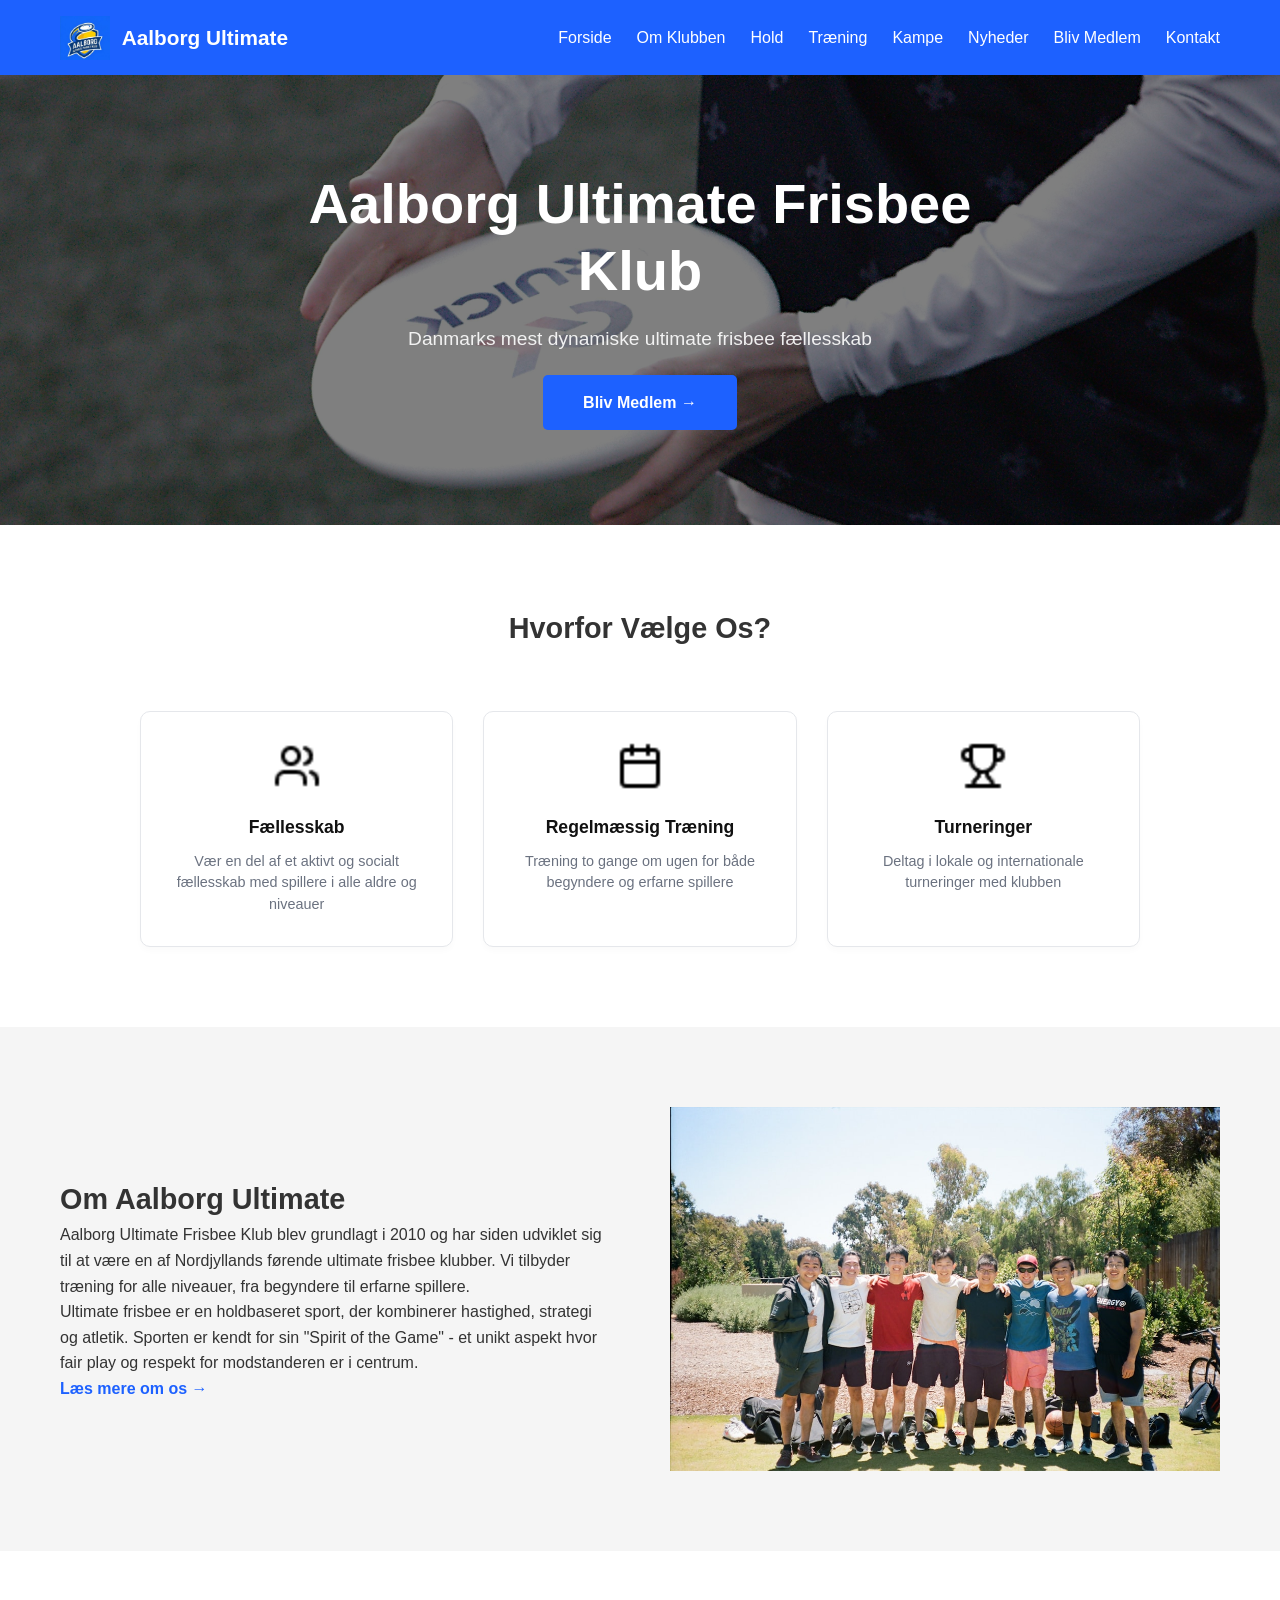
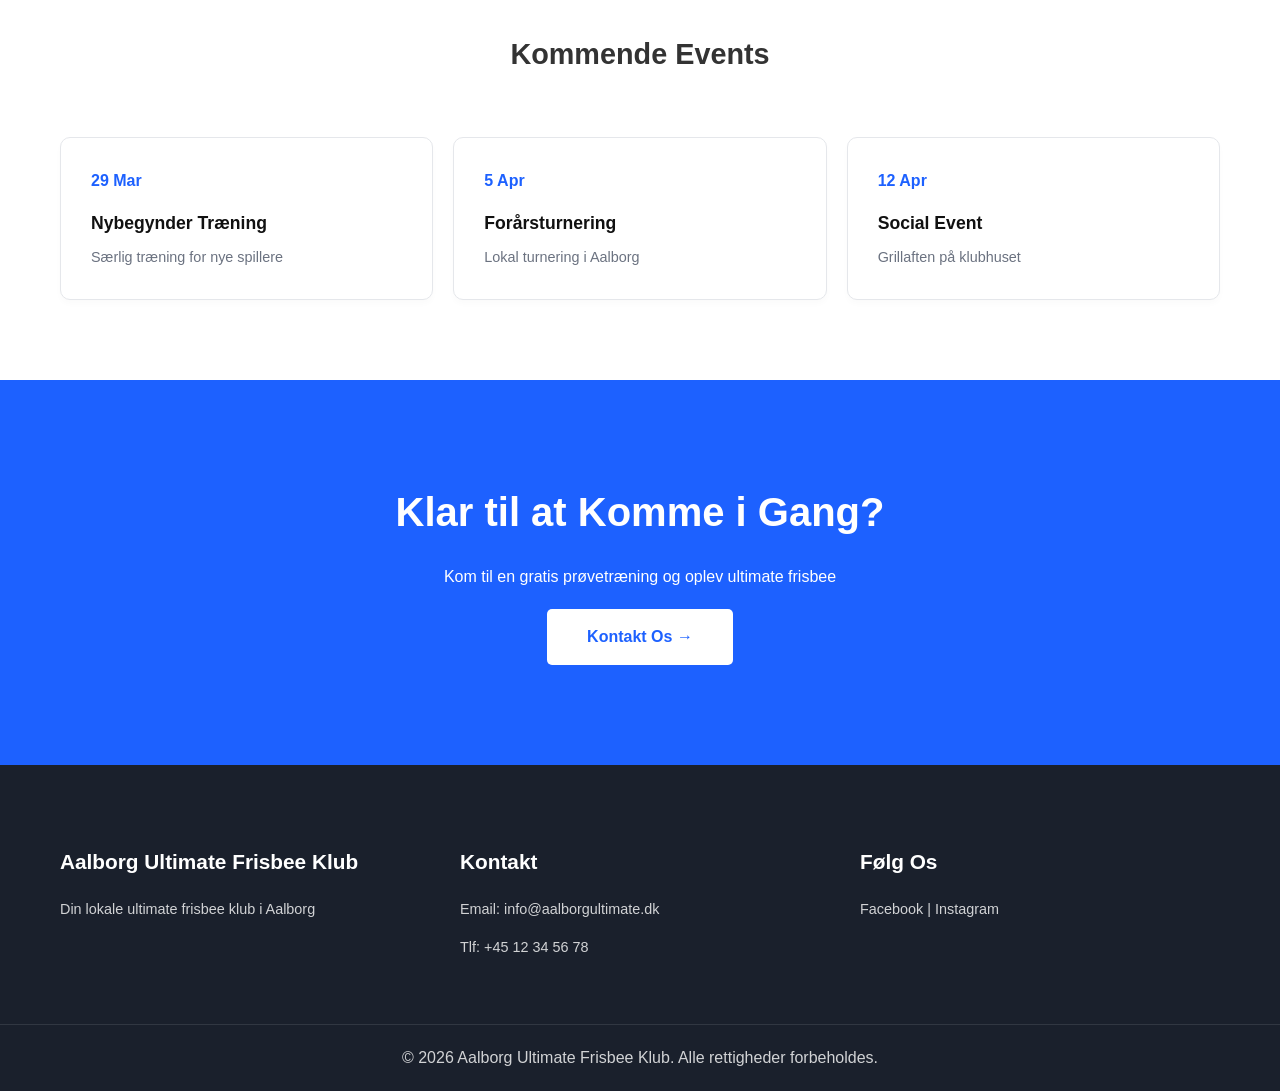
<file: Source kode/index.html>
<!DOCTYPE html>
<html lang="da">
<head>
    <meta charset="UTF-8">
    <meta name="viewport" content="width=device-width, initial-scale=1.0">
    <meta name="description" content="Aalborg Ultimate Frisbee Klub – Danmarks mest dynamiske ultimate frisbee fællesskab. Træning for alle niveauer i Aalborg.">
    <title>Forside - Aalborg Ultimate Frisbee Klub</title>
    
    <link rel="stylesheet" href="https://cdnjs.cloudflare.com/ajax/libs/font-awesome/6.5.0/css/all.min.css">
    <link rel="stylesheet" href="css/layout-refactored.css">
    <link rel="stylesheet" href="css/style-refactored.css">
</head>
<body>
    <a href="#indhold" class="skip-link">Spring til indhold</a>

    <header class="main-header">
        <div class="container">
            <div class="logo">
                <img src="img/logo.png" alt="AUFK Logo">
                <span>Aalborg Ultimate</span>
            </div>
            <nav>
                <ul>
                    <li><a href="index.html" aria-current="page">Forside</a></li>
                    <li><a href="om-os.html">Om Klubben</a></li>
                    <li><a href="hold.html">Hold</a></li>
                    <li><a href="traening.html">Træning</a></li>
                    <li><a href="kampe.html">Kampe</a></li>
                    <li><a href="nyheder.html">Nyheder</a></li>
                    <li><a href="bliv-medlem.html">Bliv Medlem</a></li>
                    <li><a href="kontakt-os.html">Kontakt</a></li>
                </ul>
            </nav>
        </div>
    </header>

    <main id="indhold">
        <section class="hero">
            <div class="container hero-content">
                <h1>Aalborg Ultimate Frisbee Klub</h1>
                <p>Danmarks mest dynamiske ultimate frisbee fællesskab</p>
                <a href="bliv-medlem.html" class="btn btn-main">Bliv Medlem &rarr;</a>
            </div>
        </section>

        <section class="features page-section">
            <div class="container">
                <h2 class="section-title">Hvorfor Vælge Os?</h2>
                <div class="feature-grid">
                    <div class="card card--feature">
                        <img src="img/icon-user.png" alt="Fællesskab" class="icon">
                        <h3>Fællesskab</h3>
                        <p>Vær en del af et aktivt og socialt fællesskab med spillere i alle aldre og niveauer</p>
                    </div>
                    <div class="card card--feature">
                        <img src="img/icon-calendar.png" alt="Træning" class="icon">
                        <h3>Regelmæssig Træning</h3>
                        <p>Træning to gange om ugen for både begyndere og erfarne spillere</p>
                    </div>
                    <div class="card card--feature">
                        <img src="img/icon-trophy.png" alt="Turneringer" class="icon">
                        <h3>Turneringer</h3>
                        <p>Deltag i lokale og internationale turneringer med klubben</p>
                    </div>
                </div>
            </div>
        </section>

        <section class="about-teaser page-section bg-light">
            <div class="container about-flex">
                <div class="about-text">
                    <h2>Om Aalborg Ultimate</h2>
                    <p>Aalborg Ultimate Frisbee Klub blev grundlagt i 2010 og har siden udviklet sig til at være en af Nordjyllands førende ultimate frisbee klubber. Vi tilbyder træning for alle niveauer, fra begyndere til erfarne spillere.</p>
                    <p>Ultimate frisbee er en holdbaseret sport, der kombinerer hastighed, strategi og atletik. Sporten er kendt for sin "Spirit of the Game" - et unikt aspekt hvor fair play og respekt for modstanderen er i centrum.</p>
                    <a href="om-os.html" class="link-arrow">Læs mere om os &rarr;</a>
                </div>
                <div class="about-image">
                    <img src="img/team-photo.jpg" alt="Aalborg Ultimate Holdbillede">
                </div>
            </div>
        </section>

        <section class="events page-section">
            <div class="container">
                <h2 class="section-title">Kommende Events</h2>
                <div class="event-grid">
                    <div class="card card--event">
                        <span class="event-date">29 Mar</span>
                        <h3>Nybegynder Træning</h3>
                        <p>Særlig træning for nye spillere</p>
                    </div>
                    <div class="card card--event">
                        <span class="event-date">5 Apr</span>
                        <h3>Forårsturnering</h3>
                        <p>Lokal turnering i Aalborg</p>
                    </div>
                    <div class="card card--event">
                        <span class="event-date">12 Apr</span>
                        <h3>Social Event</h3>
                        <p>Grillaften på klubhuset</p>
                    </div>
                </div>
            </div>
        </section>
    </main>

    <section class="cta-section">
        <div class="container cta-content">
            <h2>Klar til at Komme i Gang?</h2>
            <p>Kom til en gratis prøvetræning og oplev ultimate frisbee</p>
            <a href="kontakt-os.html" class="btn btn-cta">Kontakt Os &rarr;</a>
        </div>
    </section>

    <footer class="main-footer">
        <div class="container footer-grid">
            <div class="footer-col">
                <h3>Aalborg Ultimate Frisbee Klub</h3>
                <p>Din lokale ultimate frisbee klub i Aalborg</p>
            </div>
            <div class="footer-col">
                <h3>Kontakt</h3>
                <p>Email: info@aalborgultimate.dk</p>
                <p>Tlf: +45 12 34 56 78</p>
            </div>
            <div class="footer-col">
                <h3>Følg Os</h3>
                <p><a href="#">Facebook</a> | <a href="#">Instagram</a></p>
            </div>
        </div>
        <div class="footer-bottom">
            <p>&copy; 2026 Aalborg Ultimate Frisbee Klub. Alle rettigheder forbeholdes.</p>
        </div>
    </footer>

</body>
</html>
</file>
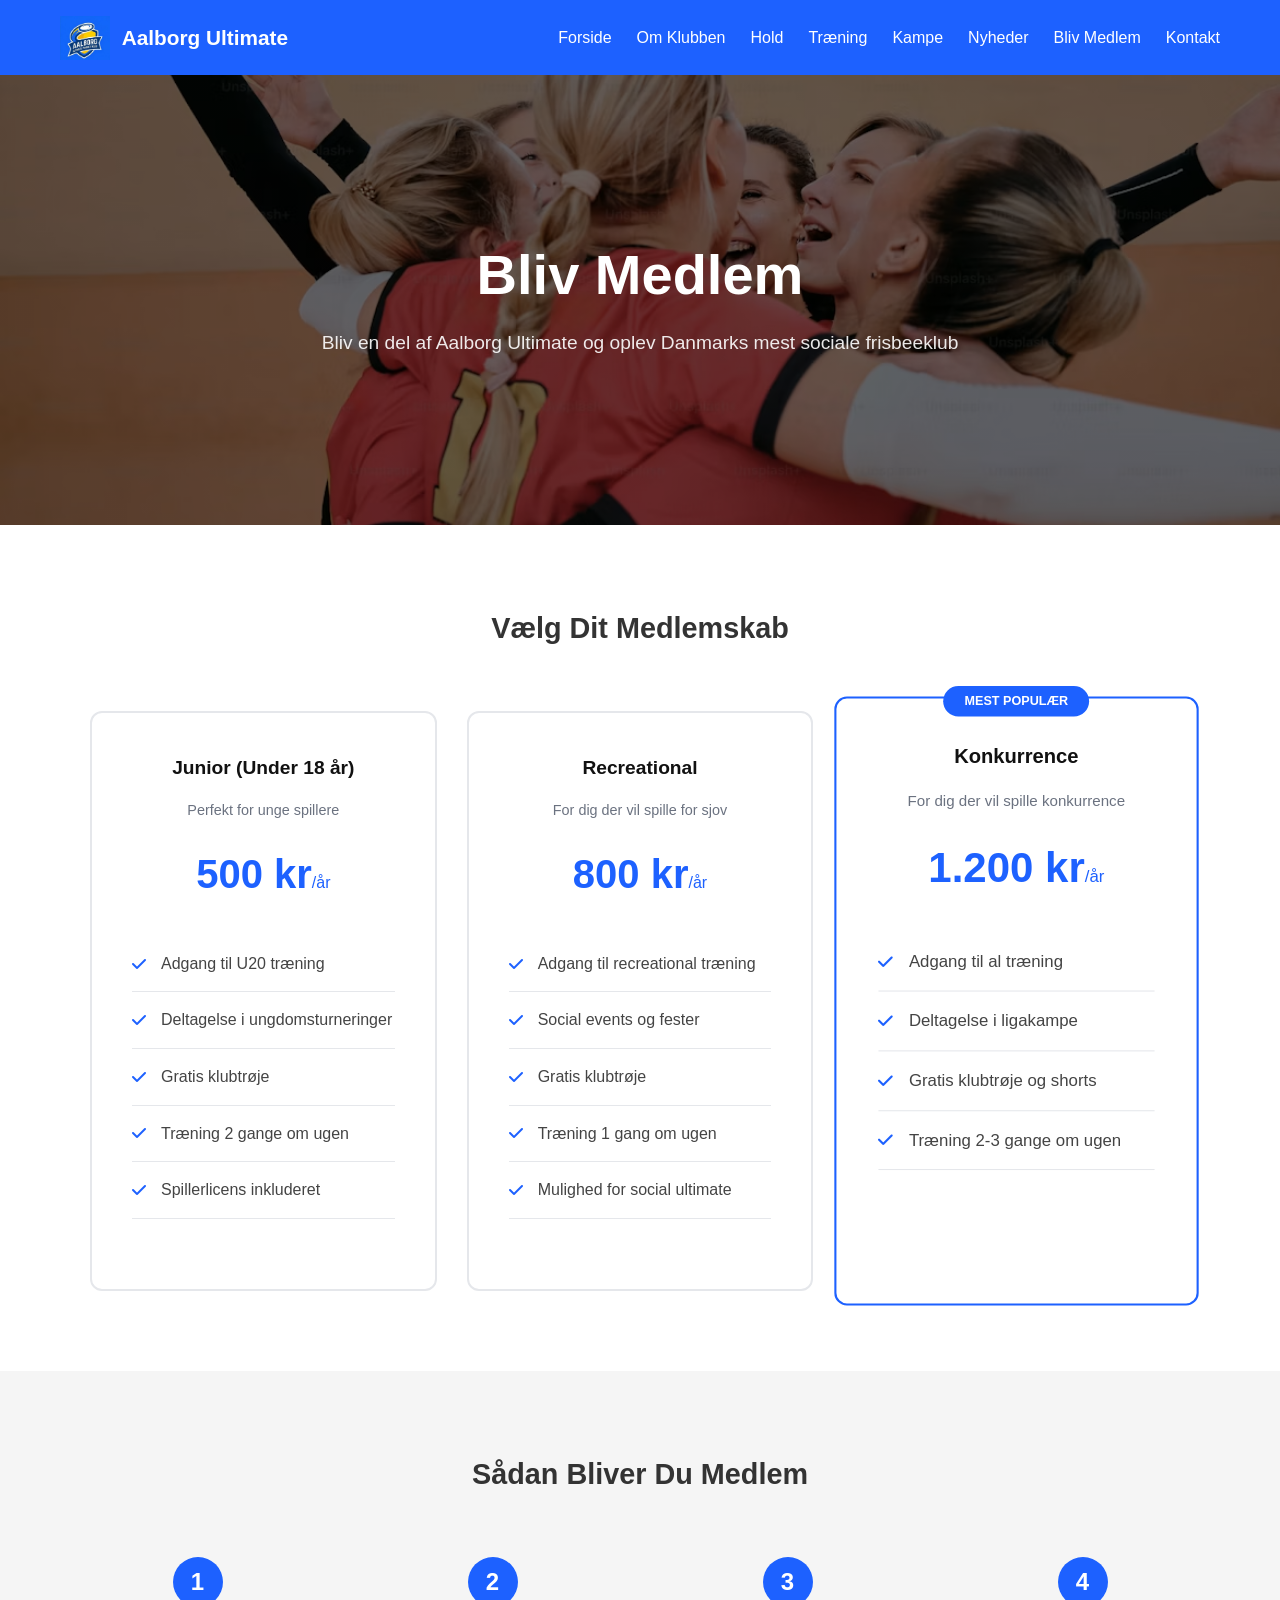
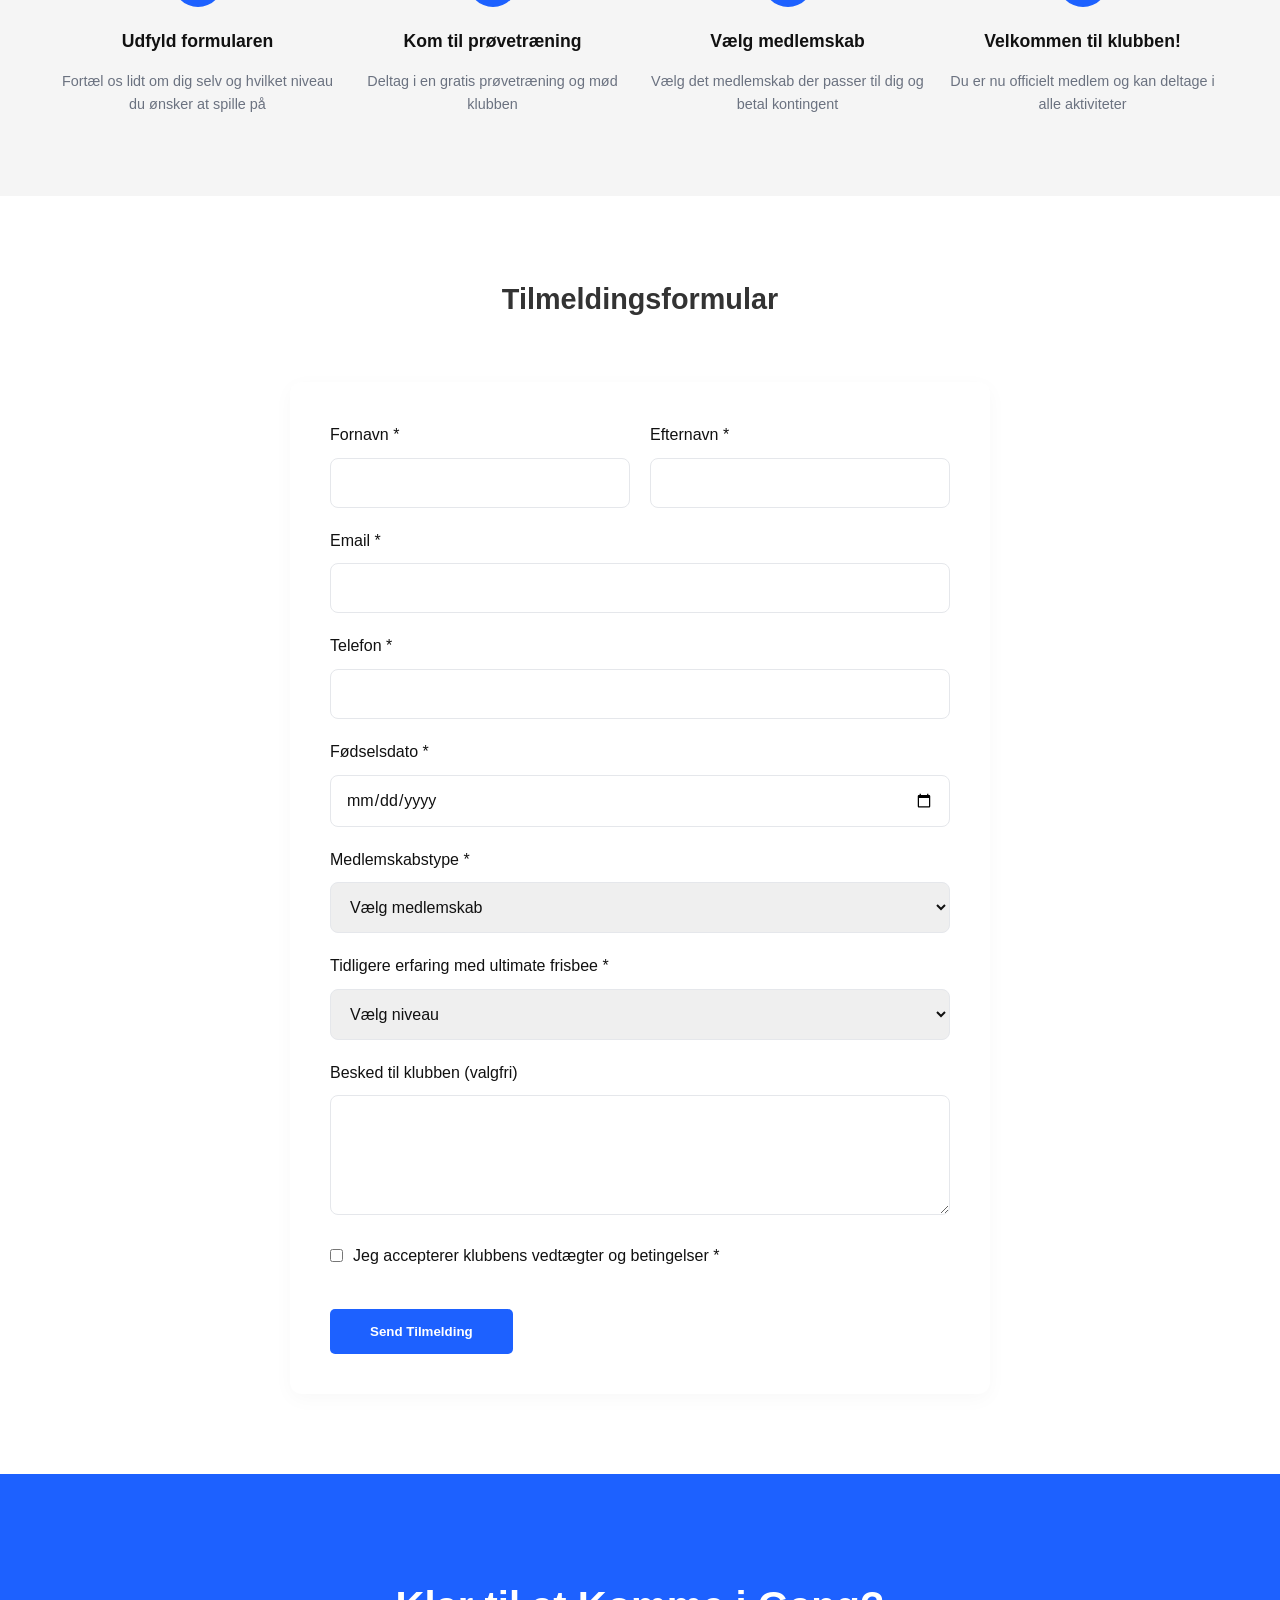
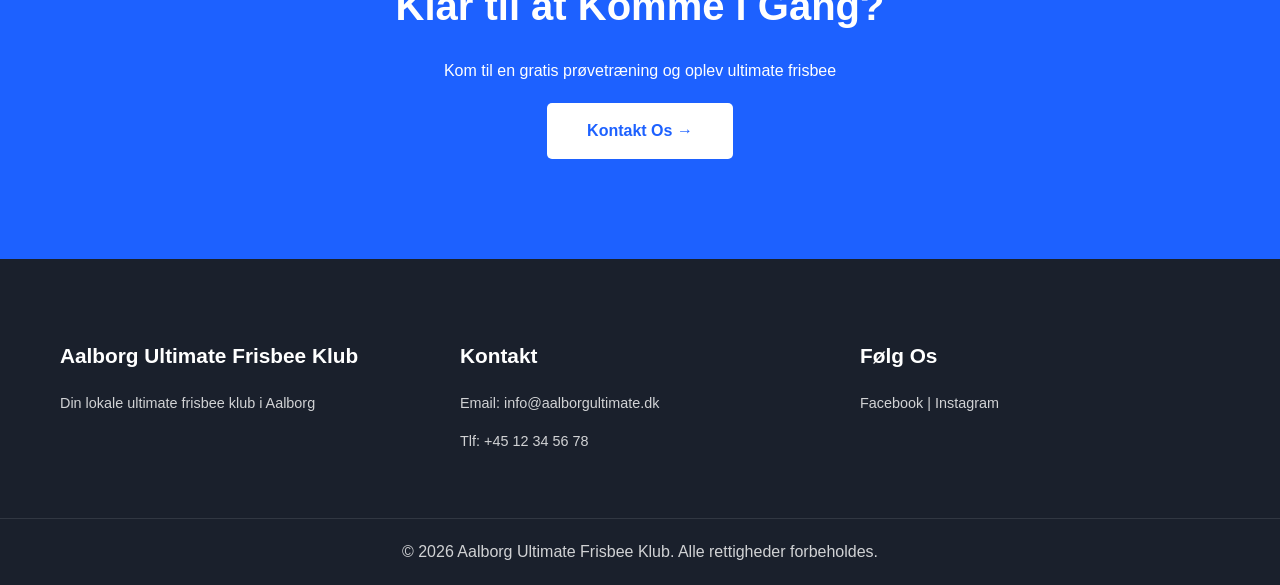
<file: Source kode/bliv-medlem.html>
<!DOCTYPE html>
<html lang="da">
<head>
    <meta charset="UTF-8">
    <meta name="viewport" content="width=device-width, initial-scale=1.0">
    <meta name="description" content="Bliv medlem af Aalborg Ultimate Frisbee Klub. Se medlemskaber og priser, og tilmeld dig i dag.">
    <title>Bliv Medlem - Aalborg Ultimate Frisbee Klub</title>
    
    <link rel="stylesheet" href="https://cdnjs.cloudflare.com/ajax/libs/font-awesome/6.5.0/css/all.min.css">
    <link rel="stylesheet" href="css/layout-refactored.css">
    <link rel="stylesheet" href="css/style-refactored.css">
</head>
<body>
    <a href="#indhold" class="skip-link">Spring til indhold</a>

    <header class="main-header">
        <div class="container">
            <div class="logo">
                <img src="img/logo.png" alt="AUFK Logo">
                <span>Aalborg Ultimate</span>
            </div>
            <nav>
                <ul>
                    <li><a href="index.html">Forside</a></li>
                    <li><a href="om-os.html">Om Klubben</a></li>
                    <li><a href="hold.html">Hold</a></li>
                    <li><a href="traening.html">Træning</a></li>
                    <li><a href="kampe.html">Kampe</a></li>
                    <li><a href="nyheder.html">Nyheder</a></li>
                    <li><a href="bliv-medlem.html" aria-current="page">Bliv Medlem</a></li>
                    <li><a href="kontakt-os.html">Kontakt</a></li>
                </ul>
            </nav>
        </div>
    </header>

 <main id="indhold">
    <section class="hero hero-medlem">
        <div class="container hero-content text-center">
            <h1>Bliv Medlem</h1>
            <p>Bliv en del af Aalborg Ultimate og oplev Danmarks mest sociale frisbeeklub</p>
        </div>
    </section>

    <section class="page-section">
        <div class="container">
            <h2 class="section-title">Vælg Dit Medlemskab</h2>
            <div class="pricing-grid">
                
                <div class="pricing-card">
                    <h3>Junior (Under 18 år)</h3>
                    <p class="pricing-subtitle">Perfekt for unge spillere</p>
                    <div class="price">500 kr<span>/år</span></div>
                    <ul class="feature-list">
                        <li><i class="fa-solid fa-check"></i> Adgang til U20 træning</li>
                        <li><i class="fa-solid fa-check"></i> Deltagelse i ungdomsturneringer</li>
                        <li><i class="fa-solid fa-check"></i> Gratis klubtrøje</li>
                        <li><i class="fa-solid fa-check"></i> Træning 2 gange om ugen</li>
                        <li><i class="fa-solid fa-check"></i> Spillerlicens inkluderet</li>
                    </ul>
                </div>

                <div class="pricing-card">
                    <h3>Recreational</h3>
                    <p class="pricing-subtitle">For dig der vil spille for sjov</p>
                    <div class="price">800 kr<span>/år</span></div>
                    <ul class="feature-list">
                        <li><i class="fa-solid fa-check"></i> Adgang til recreational træning</li>
                        <li><i class="fa-solid fa-check"></i> Social events og fester</li>
                        <li><i class="fa-solid fa-check"></i> Gratis klubtrøje</li>
                        <li><i class="fa-solid fa-check"></i> Træning 1 gang om ugen</li>
                        <li><i class="fa-solid fa-check"></i> Mulighed for social ultimate</li>
                    </ul>
                </div>

                <div class="pricing-card highlight-pricing">
                    <div class="popular-tag">MEST POPULÆR</div>
                    <h3>Konkurrence</h3>
                    <p class="pricing-subtitle">For dig der vil spille konkurrence</p>
                    <div class="price">1.200 kr<span>/år</span></div>
                    <ul class="feature-list">
                        <li><i class="fa-solid fa-check"></i> Adgang til al træning</li>
                        <li><i class="fa-solid fa-check"></i> Deltagelse i ligakampe</li>
                        <li><i class="fa-solid fa-check"></i> Gratis klubtrøje og shorts</li>
                        <li><i class="fa-solid fa-check"></i> Træning 2-3 gange om ugen</li>
                    </ul>
                </div>

            </div>
        </div>
    </section>

    <section class="page-section bg-light">
        <div class="container">
            <h2 class="section-title">Sådan Bliver Du Medlem</h2>
            <div class="steps-grid">
                
                <div class="step-item">
                    <div class="step-circle">1</div>
                    <h3>Udfyld formularen</h3>
                    <p>Fortæl os lidt om dig selv og hvilket niveau du ønsker at spille på</p>
                </div>
                
                <div class="step-item">
                    <div class="step-circle">2</div>
                    <h3>Kom til prøvetræning</h3>
                    <p>Deltag i en gratis prøvetræning og mød klubben</p>
                </div>
                
                <div class="step-item">
                    <div class="step-circle">3</div>
                    <h3>Vælg medlemskab</h3>
                    <p>Vælg det medlemskab der passer til dig og betal kontingent</p>
                </div>
                
                <div class="step-item">
                    <div class="step-circle">4</div>
                    <h3>Velkommen til klubben!</h3>
                    <p>Du er nu officielt medlem og kan deltage i alle aktiviteter</p>
                </div>

            </div>
        </div>
    </section>

    <section class="page-section">
        <div class="container">
            <h2 class="section-title">Tilmeldingsformular</h2>
            <div class="form-wrapper">
                <form action="#" method="POST">
                    
                    <div class="form-row">
                        <div class="form-group">
                            <label for="fornavn">Fornavn *</label>
                            <input type="text" id="fornavn" name="fornavn" required>
                        </div>
                        <div class="form-group">
                            <label for="efternavn">Efternavn *</label>
                            <input type="text" id="efternavn" name="efternavn" required>
                        </div>
                    </div>

                    <div class="form-group">
                        <label for="email">Email *</label>
                        <input type="email" id="email" name="email" required>
                    </div>

                    <div class="form-group">
                        <label for="telefon">Telefon *</label>
                        <input type="tel" id="telefon" name="telefon" required>
                    </div>

                    <div class="form-group">
                        <label for="dato">Fødselsdato *</label>
                        <input type="date" id="dato" name="dato" required>
                    </div>

                    <div class="form-group">
                        <label for="type">Medlemskabstype *</label>
                        <select id="type" name="type" required>
                            <option value="">Vælg medlemskab</option>
                            <option value="junior">Junior</option>
                            <option value="recreational">Recreational</option>
                            <option value="konkurrence">Konkurrence</option>
                        </select>
                    </div>

                    <div class="form-group">
                        <label for="niveau">Tidligere erfaring med ultimate frisbee *</label>
                        <select id="niveau" name="niveau" required>
                            <option value="">Vælg niveau</option>
                            <option value="nybegynder">Nybegynder</option>
                            <option value="letøvet">Letøvet</option>
                            <option value="øvet">Øvet / Elite</option>
                        </select>
                    </div>

                    <div class="form-group">
                        <label for="besked">Besked til klubben (valgfri)</label>
                        <textarea id="besked" name="besked" rows="4"></textarea>
                    </div>

                    <div class="form-checkbox">
                        <input type="checkbox" id="betingelser" name="betingelser" required>
                        <label for="betingelser">Jeg accepterer klubbens vedtægter og betingelser *</label>
                    </div>

                    <button type="submit" class="btn btn-main mt-20">Send Tilmelding</button>

                </form>
            </div>
        </div>
    </section>
</main>

    <section class="cta-section">
        <div class="container cta-content">
            <h2>Klar til at Komme i Gang?</h2>
            <p>Kom til en gratis prøvetræning og oplev ultimate frisbee</p>
            <a href="kontakt-os.html" class="btn btn-cta">Kontakt Os &rarr;</a>
        </div>
    </section>

    <footer class="main-footer">
        <div class="container footer-grid">
            <div class="footer-col">
                <h3>Aalborg Ultimate Frisbee Klub</h3>
                <p>Din lokale ultimate frisbee klub i Aalborg</p>
            </div>
            <div class="footer-col">
                <h3>Kontakt</h3>
                <p>Email: info@aalborgultimate.dk</p>
                <p>Tlf: +45 12 34 56 78</p>
            </div>
            <div class="footer-col">
                <h3>Følg Os</h3>
                <p><a href="#">Facebook</a> | <a href="#">Instagram</a></p>
            </div>
        </div>
        <div class="footer-bottom">
            <p>&copy; 2026 Aalborg Ultimate Frisbee Klub. Alle rettigheder forbeholdes.</p>
        </div>
    </footer>

</body>
</html>
</file>
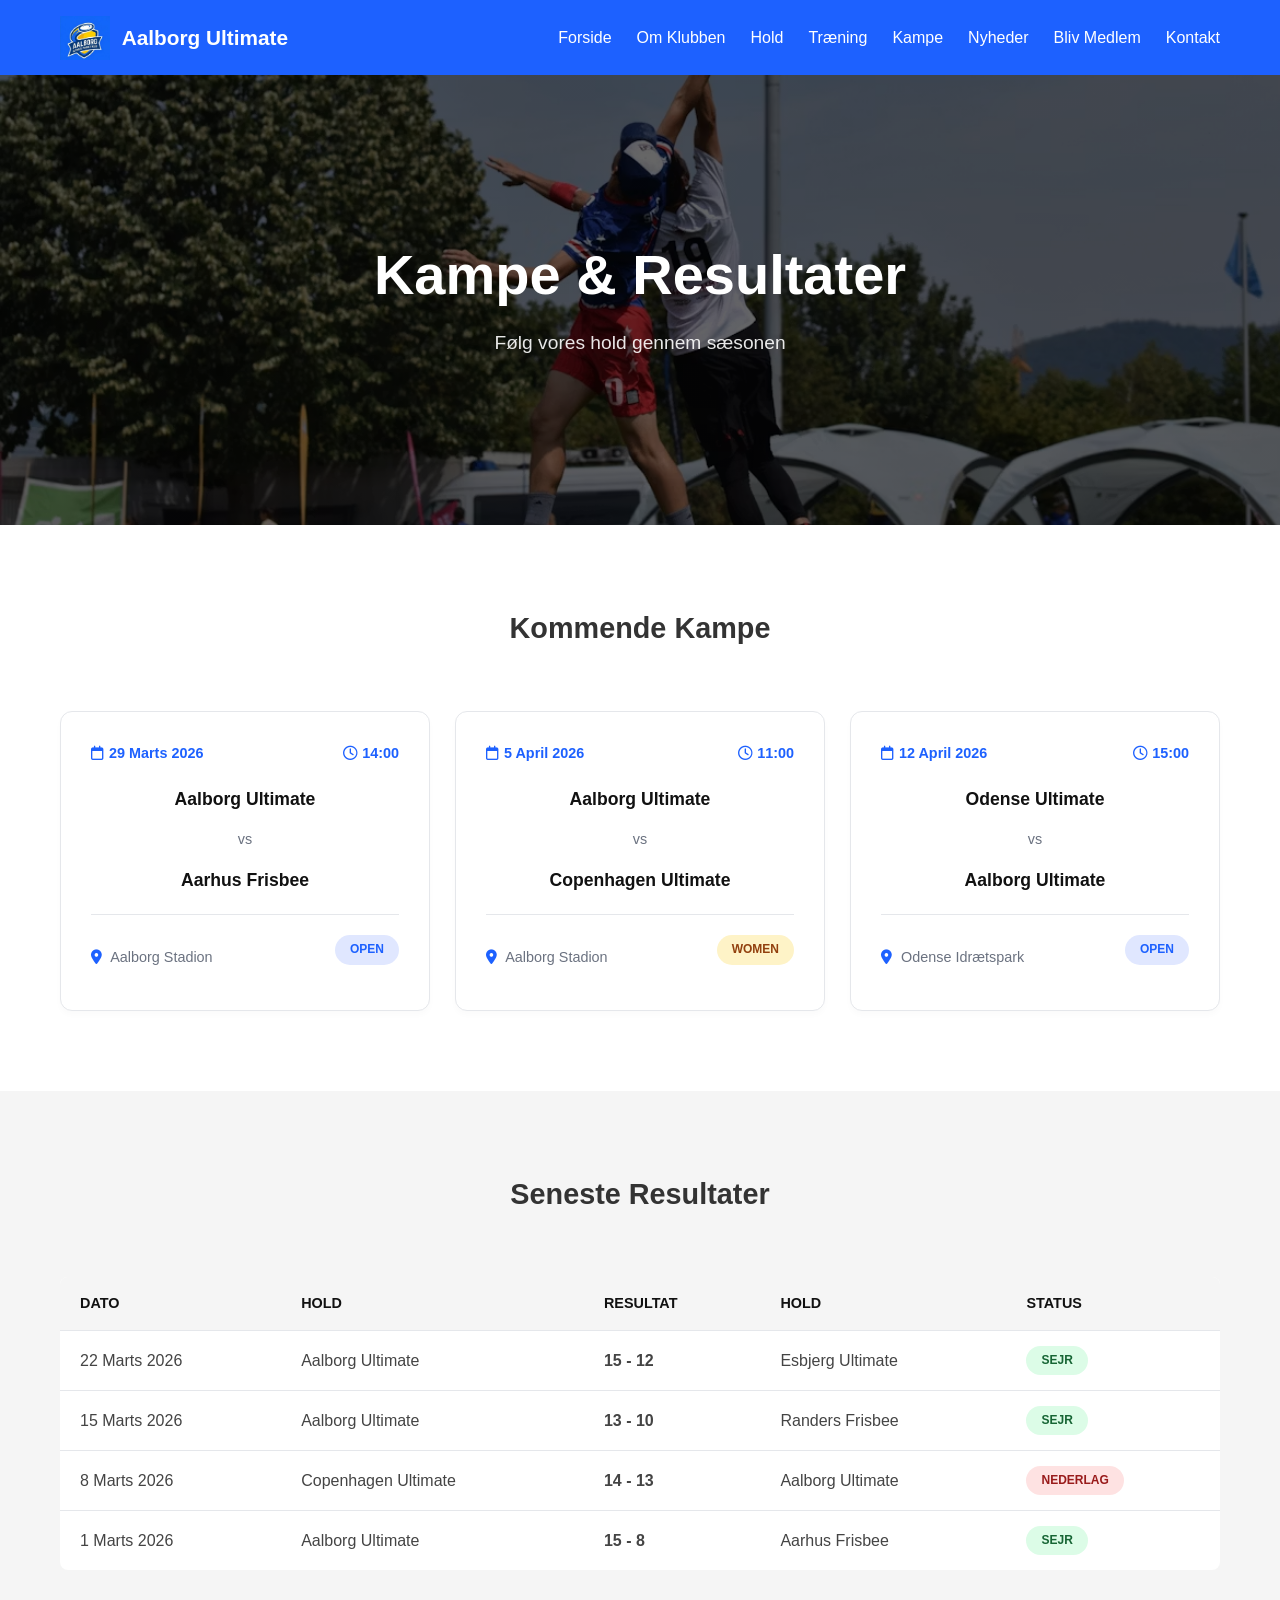
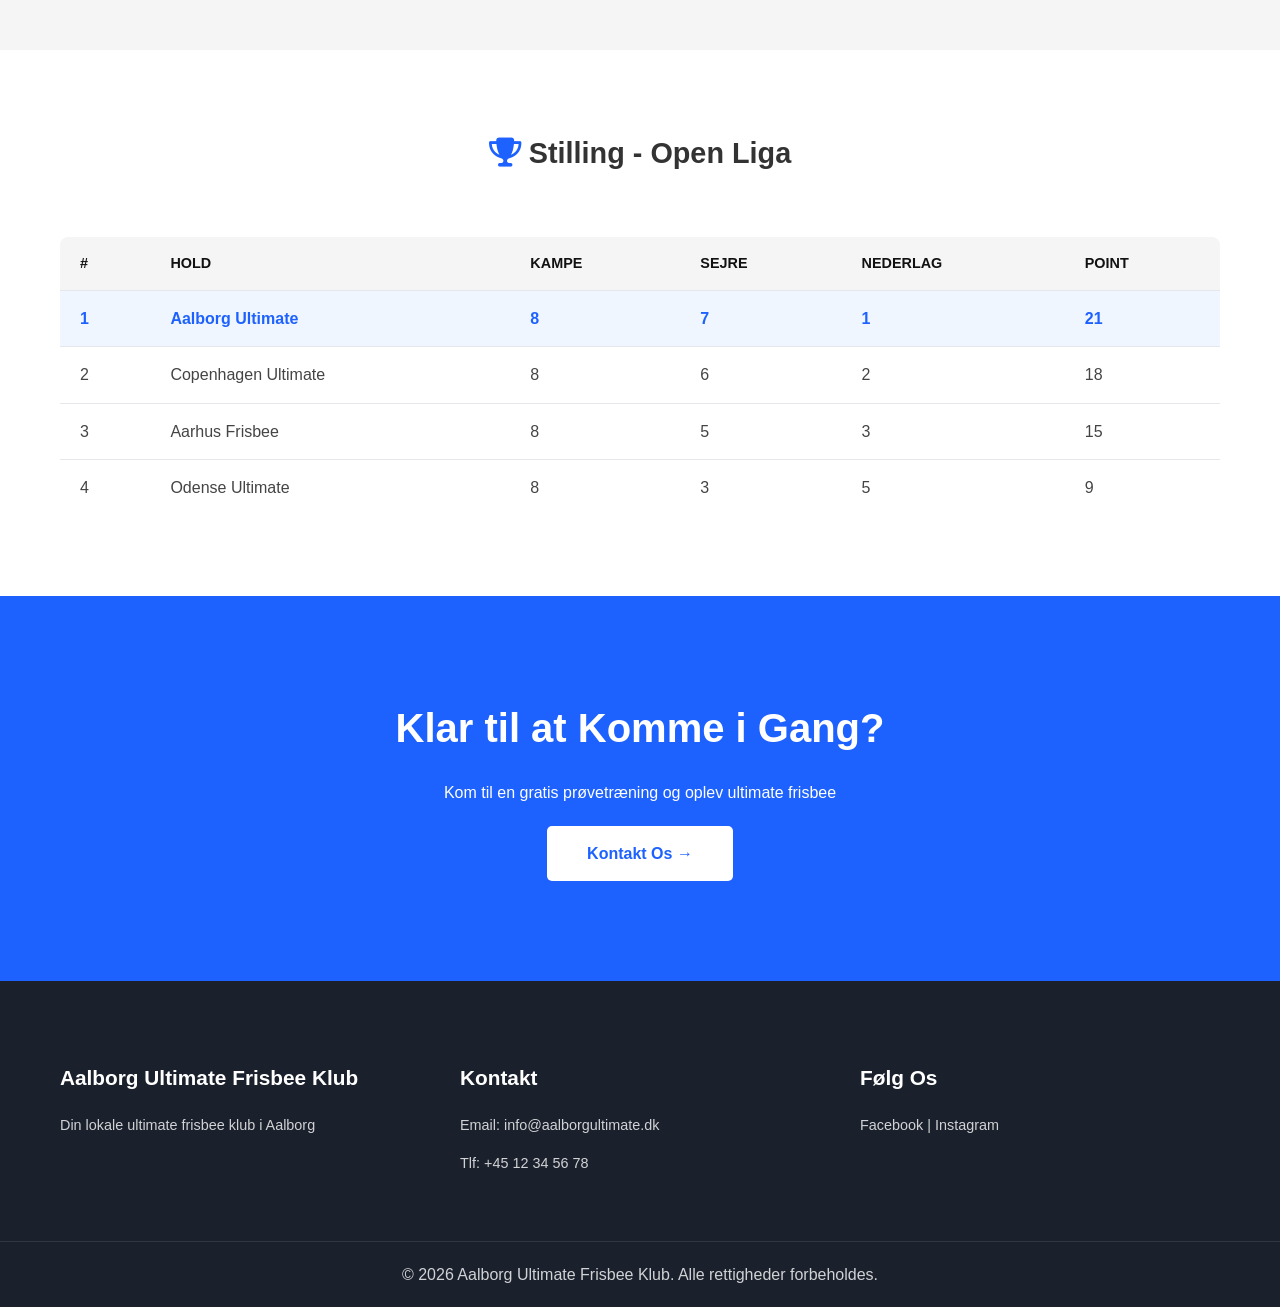
<file: Source kode/kampe.html>
<!DOCTYPE html>
<html lang="da">
<head>
    <meta charset="UTF-8">
    <meta name="viewport" content="width=device-width, initial-scale=1.0">
    <meta name="description" content="Kommende kampe, seneste resultater og ligastilling for Aalborg Ultimate Frisbee Klub.">
    <title>Kampe - Aalborg Ultimate Frisbee Klub</title>
    
    <link rel="stylesheet" href="https://cdnjs.cloudflare.com/ajax/libs/font-awesome/6.5.0/css/all.min.css">
    <link rel="stylesheet" href="css/layout-refactored.css">
    <link rel="stylesheet" href="css/style-refactored.css">
</head>
<body>
    <a href="#indhold" class="skip-link">Spring til indhold</a>

    <header class="main-header">
        <div class="container">
            <div class="logo">
                <img src="img/logo.png" alt="AUFK Logo">
                <span>Aalborg Ultimate</span>
            </div>
            <nav>
                <ul>
                    <li><a href="index.html">Forside</a></li>
                    <li><a href="om-os.html">Om Klubben</a></li>
                    <li><a href="hold.html">Hold</a></li>
                    <li><a href="traening.html">Træning</a></li>
                    <li><a href="kampe.html" aria-current="page">Kampe</a></li>
                    <li><a href="nyheder.html">Nyheder</a></li>
                    <li><a href="bliv-medlem.html">Bliv Medlem</a></li>
                    <li><a href="kontakt-os.html">Kontakt</a></li>
                </ul>
            </nav>
        </div>
    </header>

<main id="indhold">
    <section class="hero hero-kampe">
        <div class="container hero-content">
            <h1>Kampe & Resultater</h1>
            <p>Følg vores hold gennem sæsonen</p>
        </div>
    </section>

    <section class="page-section">
        <div class="container">
            <h2 class="section-title">Kommende Kampe</h2>
            <div class="match-grid">
                
                <div class="match-card">
                    <div class="match-header">
                        <span class="match-date"><i class="fa-regular fa-calendar"></i> 29 Marts 2026</span>
                        <span class="match-time"><i class="fa-regular fa-clock"></i> 14:00</span>
                    </div>
                    <div class="match-teams">
                        <div class="team"><strong>Aalborg Ultimate</strong></div>
                        <div class="vs">vs</div>
                        <div class="team"><strong>Aarhus Frisbee</strong></div>
                    </div>
                    <div class="match-footer">
                        <span><i class="fa-solid fa-location-dot"></i> Aalborg Stadion</span>
                        <span class="badge badge-comp">Open</span>
                    </div>
                </div>

                <div class="match-card">
                    <div class="match-header">
                        <span class="match-date"><i class="fa-regular fa-calendar"></i> 5 April 2026</span>
                        <span class="match-time"><i class="fa-regular fa-clock"></i> 11:00</span>
                    </div>
                    <div class="match-teams">
                        <div class="team"><strong>Aalborg Ultimate</strong></div>
                        <div class="vs">vs</div>
                        <div class="team"><strong>Copenhagen Ultimate</strong></div>
                    </div>
                    <div class="match-footer">
                        <span><i class="fa-solid fa-location-dot"></i> Aalborg Stadion</span>
                        <span class="badge badge-u20">Women</span>
                    </div>
                </div>

                <div class="match-card">
                    <div class="match-header">
                        <span class="match-date"><i class="fa-regular fa-calendar"></i> 12 April 2026</span>
                        <span class="match-time"><i class="fa-regular fa-clock"></i> 15:00</span>
                    </div>
                    <div class="match-teams">
                        <div class="team"><strong>Odense Ultimate</strong></div>
                        <div class="vs">vs</div>
                        <div class="team"><strong>Aalborg Ultimate</strong></div>
                    </div>
                    <div class="match-footer">
                        <span><i class="fa-solid fa-location-dot"></i> Odense Idrætspark</span>
                        <span class="badge badge-comp">Open</span>
                    </div>
                </div>

            </div>
        </div>
    </section>

    <section class="page-section bg-light">
        <div class="container">
            <h2 class="section-title">Seneste Resultater</h2>
            <div class="table-container">
                <table class="results-table">
                    <thead>
                        <tr>
                            <th>DATO</th>
                            <th>HOLD</th>
                            <th>RESULTAT</th>
                            <th>HOLD</th>
                            <th>STATUS</th>
                        </tr>
                    </thead>
                    <tbody>
                        <tr>
                            <td>22 Marts 2026</td>
                            <td>Aalborg Ultimate</td>
                            <td><strong>15 - 12</strong></td>
                            <td>Esbjerg Ultimate</td>
                            <td><span class="status-badge win">Sejr</span></td>
                        </tr>
                        <tr>
                            <td>15 Marts 2026</td>
                            <td>Aalborg Ultimate</td>
                            <td><strong>13 - 10</strong></td>
                            <td>Randers Frisbee</td>
                            <td><span class="status-badge win">Sejr</span></td>
                        </tr>
                        <tr>
                            <td>8 Marts 2026</td>
                            <td>Copenhagen Ultimate</td>
                            <td><strong>14 - 13</strong></td>
                            <td>Aalborg Ultimate</td>
                            <td><span class="status-badge loss">Nederlag</span></td>
                        </tr>
                        <tr>
                            <td>1 Marts 2026</td>
                            <td>Aalborg Ultimate</td>
                            <td><strong>15 - 8</strong></td>
                            <td>Aarhus Frisbee</td>
                            <td><span class="status-badge win">Sejr</span></td>
                        </tr>
                    </tbody>
                </table>
            </div>
        </div>
    </section>

    <section class="page-section">
        <div class="container">
            <h2 class="section-title"><i class="fa-solid fa-trophy text-primary"></i> Stilling - Open Liga</h2>
            <div class="table-container">
                <table class="standing-table">
                    <thead>
                        <tr>
                            <th>#</th>
                            <th>HOLD</th>
                            <th>KAMPE</th>
                            <th>SEJRE</th>
                            <th>NEDERLAG</th>
                            <th>POINT</th>
                        </tr>
                    </thead>
                    <tbody>
                        <tr class="highlight-row">
                            <td>1</td>
                            <td><strong>Aalborg Ultimate</strong></td>
                            <td>8</td>
                            <td>7</td>
                            <td>1</td>
                            <td>21</td>
                        </tr>
                        <tr>
                            <td>2</td>
                            <td>Copenhagen Ultimate</td>
                            <td>8</td>
                            <td>6</td>
                            <td>2</td>
                            <td>18</td>
                        </tr>
                        <tr>
                            <td>3</td>
                            <td>Aarhus Frisbee</td>
                            <td>8</td>
                            <td>5</td>
                            <td>3</td>
                            <td>15</td>
                        </tr>
                        <tr>
                            <td>4</td>
                            <td>Odense Ultimate</td>
                            <td>8</td>
                            <td>3</td>
                            <td>5</td>
                            <td>9</td>
                        </tr>
                    </tbody>
                </table>
            </div>
        </div>
    </section>
</main>

    <section class="cta-section">
        <div class="container cta-content">
            <h2>Klar til at Komme i Gang?</h2>
            <p>Kom til en gratis prøvetræning og oplev ultimate frisbee</p>
            <a href="kontakt-os.html" class="btn btn-cta">Kontakt Os &rarr;</a>
        </div>
    </section>

    <footer class="main-footer">
        <div class="container footer-grid">
            <div class="footer-col">
                <h3>Aalborg Ultimate Frisbee Klub</h3>
                <p>Din lokale ultimate frisbee klub i Aalborg</p>
            </div>
            <div class="footer-col">
                <h3>Kontakt</h3>
                <p>Email: info@aalborgultimate.dk</p>
                <p>Tlf: +45 12 34 56 78</p>
            </div>
            <div class="footer-col">
                <h3>Følg Os</h3>
                <p><a href="#">Facebook</a> | <a href="#">Instagram</a></p>
            </div>
        </div>
        <div class="footer-bottom">
            <p>&copy; 2026 Aalborg Ultimate Frisbee Klub. Alle rettigheder forbeholdes.</p>
        </div>
    </footer>

</body>
</html>
</file>
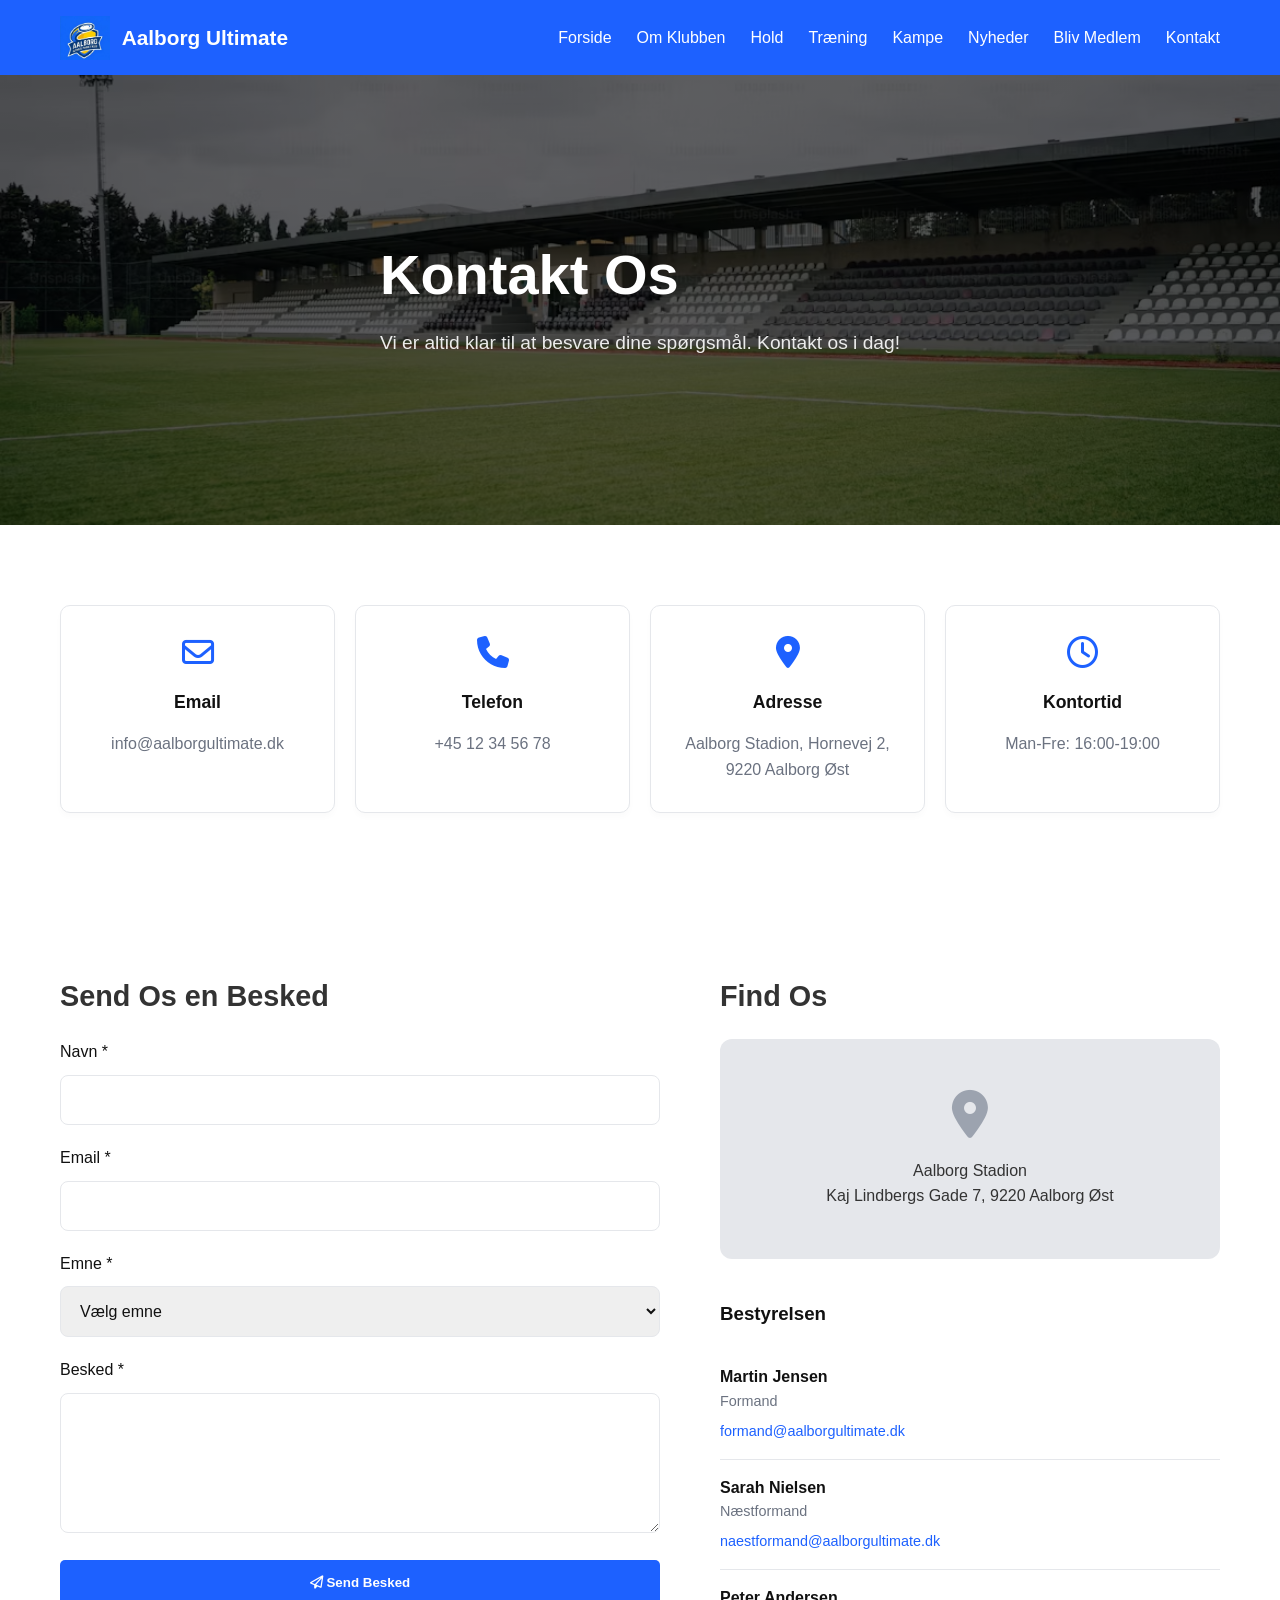
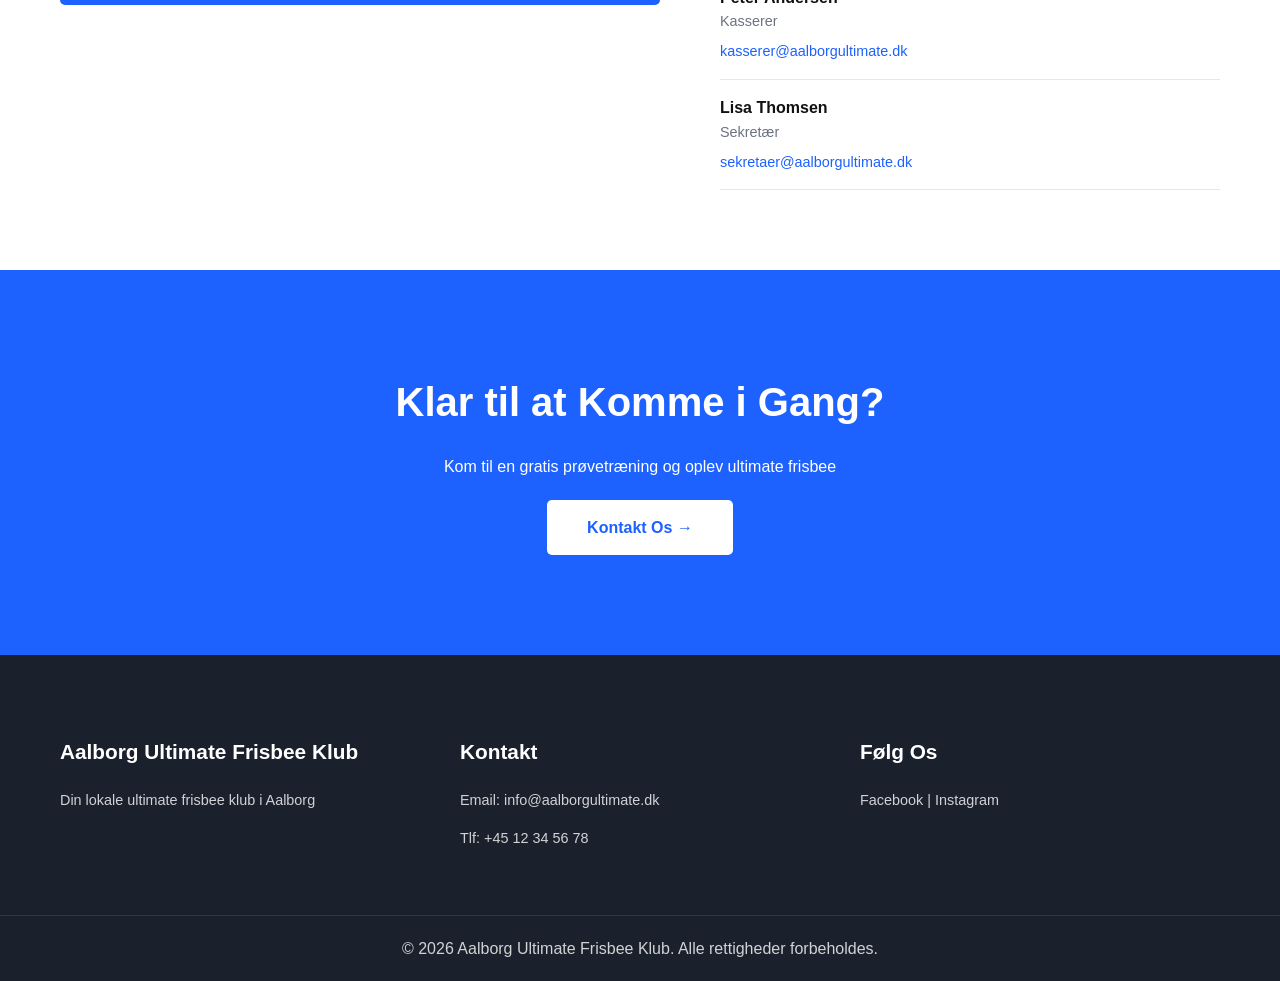
<file: Source kode/kontakt-os.html>
<!DOCTYPE html>
<html lang="da">
<head>
    <meta charset="UTF-8">
    <meta name="viewport" content="width=device-width, initial-scale=1.0">
    <meta name="description" content="Kontakt Aalborg Ultimate Frisbee Klub – email, telefon, adresse og bestyrelsen.">
    <title>Kontakt Os - Aalborg Ultimate Frisbee Klub</title>
    
    <link rel="stylesheet" href="https://cdnjs.cloudflare.com/ajax/libs/font-awesome/6.5.0/css/all.min.css">
    <link rel="stylesheet" href="css/layout-refactored.css">
    <link rel="stylesheet" href="css/style-refactored.css">
</head>
<body>
    <a href="#indhold" class="skip-link">Spring til indhold</a>

    <header class="main-header">
        <div class="container">
            <div class="logo">
                <img src="img/logo.png" alt="AUFK Logo">
                <span>Aalborg Ultimate</span>
            </div>
            <nav>
                <ul>
                    <li><a href="index.html">Forside</a></li>
                    <li><a href="om-os.html">Om Klubben</a></li>
                    <li><a href="hold.html">Hold</a></li>
                    <li><a href="traening.html">Træning</a></li>
                    <li><a href="kampe.html">Kampe</a></li>
                    <li><a href="nyheder.html">Nyheder</a></li>
                    <li><a href="bliv-medlem.html">Bliv Medlem</a></li>
                    <li><a href="kontakt-os.html" aria-current="page">Kontakt</a></li>
                </ul>
            </nav>
        </div>
    </header>

  <main id="indhold">
    <section class="hero hero-nyheder">
        <div class="container hero-content text-left">
            <h1>Kontakt Os</h1>
            <p>Vi er altid klar til at besvare dine spørgsmål. Kontakt os i dag!</p>
        </div>
    </section>

    <section class="page-section">
        <div class="container contact-info-grid">
            <div class="info-card">
                <i class="fa-regular fa-envelope"></i>
                <h3>Email</h3>
                <p>info@aalborgultimate.dk</p>
            </div>
            <div class="info-card">
                <i class="fa-solid fa-phone"></i>
                <h3>Telefon</h3>
                <p>+45 12 34 56 78</p>
            </div>
            <div class="info-card">
                <i class="fa-solid fa-location-dot"></i>
                <h3>Adresse</h3>
                <p>Aalborg Stadion, Hornevej 2,<br>9220 Aalborg Øst</p>
            </div>
            <div class="info-card">
                <i class="fa-regular fa-clock"></i>
                <h3>Kontortid</h3>
                <p>Man-Fre: 16:00-19:00</p>
            </div>
        </div>
    </section>

    <section class="page-section">
        <div class="container contact-main-grid">
            
            <div class="contact-form-col">
                <h2 class="mb-20">Send Os en Besked</h2>
                <form action="#" method="POST">
                    <div class="form-group">
                        <label for="kontakt-navn">Navn *</label>
                        <input type="text" id="kontakt-navn" name="navn" required>
                    </div>
                    <div class="form-group">
                        <label for="kontakt-email">Email *</label>
                        <input type="email" id="kontakt-email" name="email" required>
                    </div>
                    <div class="form-group">
                        <label for="kontakt-emne">Emne *</label>
                        <select id="kontakt-emne" name="emne" required>
                            <option value="">Vælg emne</option>
                            <option value="indmeldelse">Spørgsmål til indmeldelse</option>
                            <option value="kamp">Kampe og turneringer</option>
                            <option value="andet">Andet</option>
                        </select>
                    </div>
                    <div class="form-group">
                        <label for="kontakt-besked">Besked *</label>
                        <textarea id="kontakt-besked" name="besked" rows="6" required></textarea>
                    </div>
                    <button type="submit" class="btn btn-main btn-full"><i class="fa-regular fa-paper-plane"></i> Send Besked</button>
                </form>
            </div>

            <div class="contact-sidebar-col">
                
                <h2 class="mb-20">Find Os</h2>
                <div class="map-placeholder map-small">
                    <i class="fa-solid fa-location-dot"></i>
                    <p>Aalborg Stadion<br>Kaj Lindbergs Gade 7, 9220 Aalborg Øst</p>
                </div>

                <div class="board-section">
                    <h3>Bestyrelsen</h3>
                    <div class="board-member">
                        <h4>Martin Jensen</h4>
                        <span>Formand</span>
                        <a href="mailto:formand@aalborgultimate.dk">formand@aalborgultimate.dk</a>
                    </div>
                    <div class="board-member">
                        <h4>Sarah Nielsen</h4>
                        <span>Næstformand</span>
                        <a href="mailto:naestformand@aalborgultimate.dk">naestformand@aalborgultimate.dk</a>
                    </div>
                    <div class="board-member">
                        <h4>Peter Andersen</h4>
                        <span>Kasserer</span>
                        <a href="mailto:kasserer@aalborgultimate.dk">kasserer@aalborgultimate.dk</a>
                    </div>
                    <div class="board-member">
                        <h4>Lisa Thomsen</h4>
                        <span>Sekretær</span>
                        <a href="mailto:sekretaer@aalborgultimate.dk">sekretaer@aalborgultimate.dk</a>
                    </div>
                </div>

            </div>
        </div>
    </section>
</main>

    <section class="cta-section">
        <div class="container cta-content">
            <h2>Klar til at Komme i Gang?</h2>
            <p>Kom til en gratis prøvetræning og oplev ultimate frisbee</p>
            <a href="kontakt-os.html" class="btn btn-cta">Kontakt Os &rarr;</a>
        </div>
    </section>

    <footer class="main-footer">
        <div class="container footer-grid">
            <div class="footer-col">
                <h3>Aalborg Ultimate Frisbee Klub</h3>
                <p>Din lokale ultimate frisbee klub i Aalborg</p>
            </div>
            <div class="footer-col">
                <h3>Kontakt</h3>
                <p>Email: info@aalborgultimate.dk</p>
                <p>Tlf: +45 12 34 56 78</p>
            </div>
            <div class="footer-col">
                <h3>Følg Os</h3>
                <p><a href="#">Facebook</a> | <a href="#">Instagram</a></p>
            </div>
        </div>
        <div class="footer-bottom">
            <p>&copy; 2026 Aalborg Ultimate Frisbee Klub. Alle rettigheder forbeholdes.</p>
        </div>
    </footer>

</body>
</html>
</file>
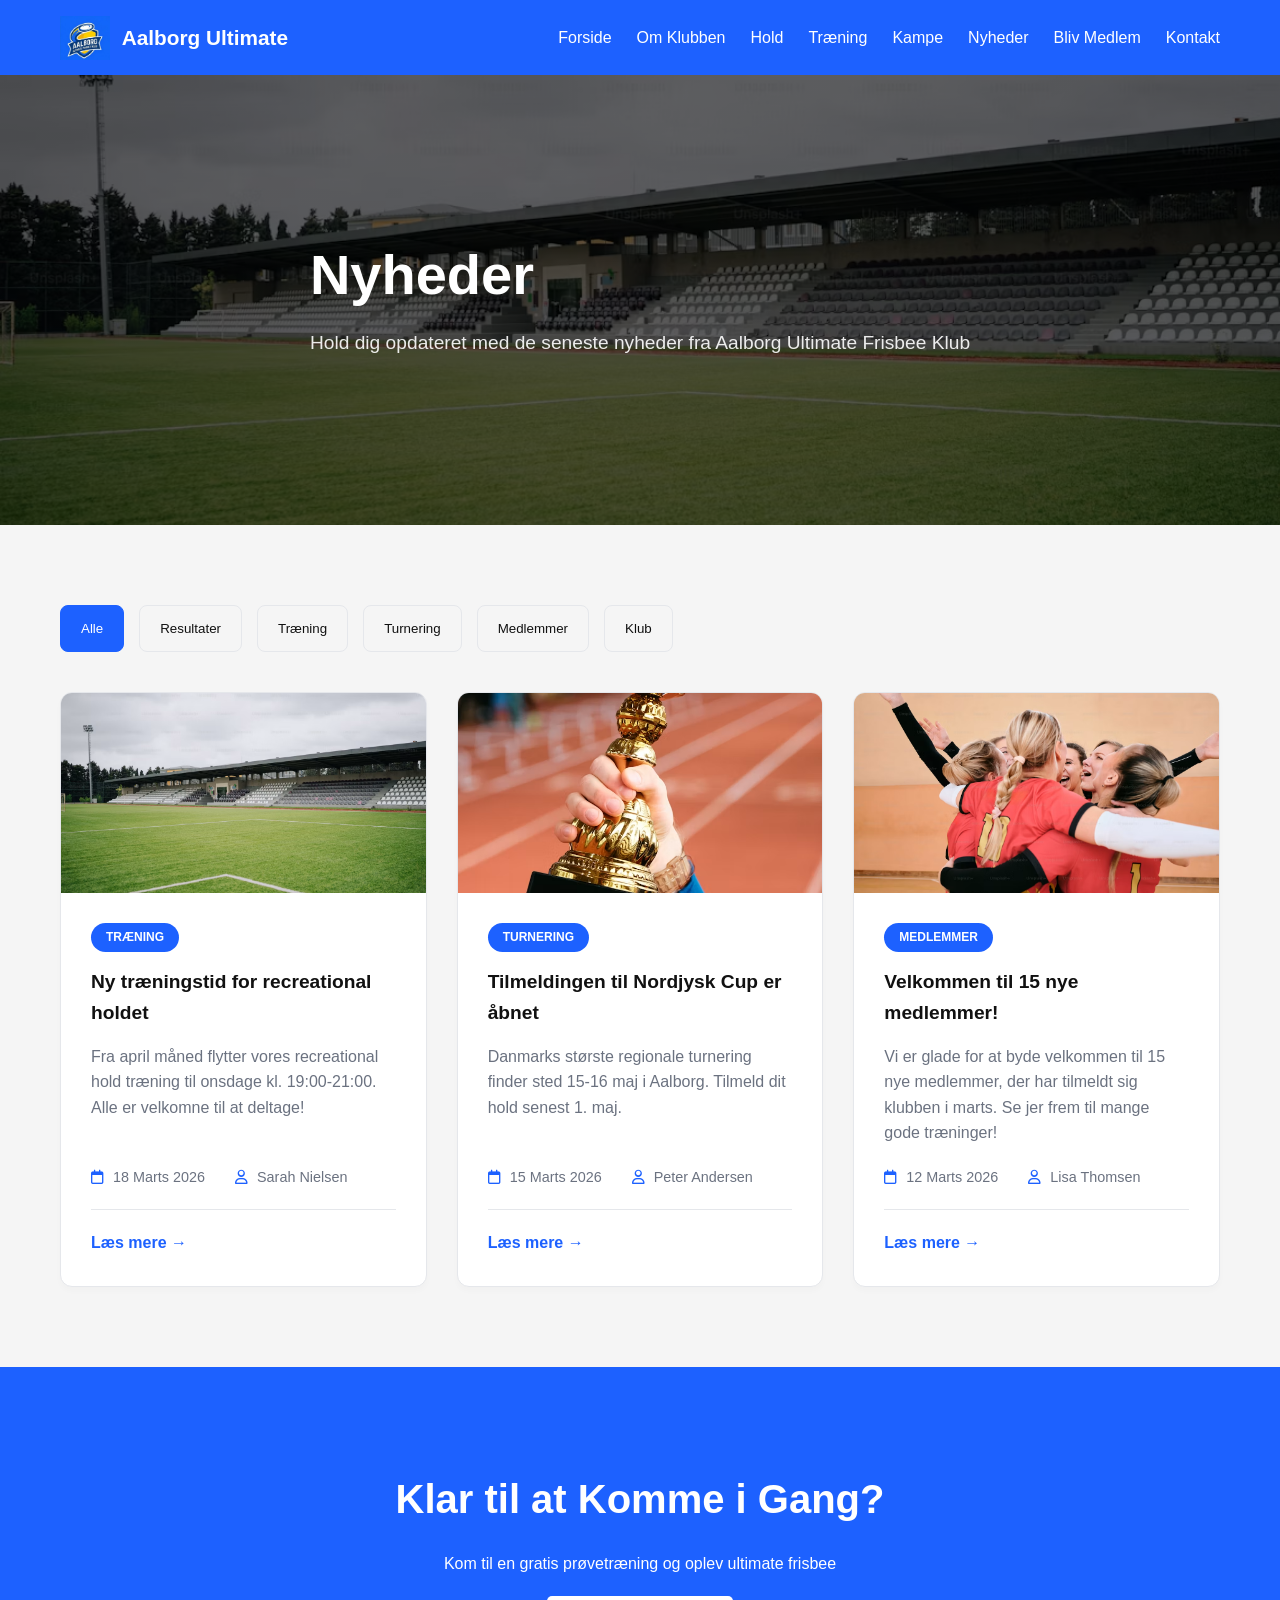
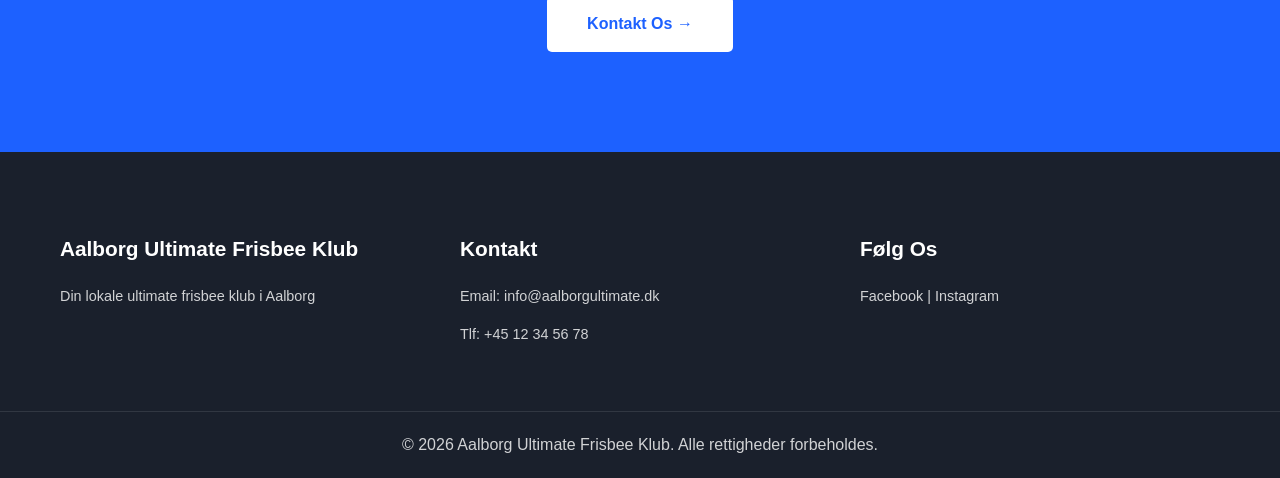
<file: Source kode/nyheder.html>
<!DOCTYPE html>
<html lang="da">
<head>
    <meta charset="UTF-8">
    <meta name="viewport" content="width=device-width, initial-scale=1.0">
    <meta name="description" content="Seneste nyheder fra Aalborg Ultimate Frisbee Klub – resultater, træning, turneringer og medlemmer.">
    <title>Nyheder - Aalborg Ultimate Frisbee Klub</title>
    
    <link rel="stylesheet" href="https://cdnjs.cloudflare.com/ajax/libs/font-awesome/6.5.0/css/all.min.css">
    <link rel="stylesheet" href="css/layout-refactored.css">
    <link rel="stylesheet" href="css/style-refactored.css">
</head>
<body>
    <a href="#indhold" class="skip-link">Spring til indhold</a>

    <header class="main-header">
        <div class="container">
            <div class="logo">
                <img src="img/logo.png" alt="AUFK Logo">
                <span>Aalborg Ultimate</span>
            </div>
            <nav>
                <ul>
                    <li><a href="index.html">Forside</a></li>
                    <li><a href="om-os.html">Om Klubben</a></li>
                    <li><a href="hold.html">Hold</a></li>
                    <li><a href="traening.html">Træning</a></li>
                    <li><a href="kampe.html">Kampe</a></li>
                    <li><a href="nyheder.html" aria-current="page">Nyheder</a></li>
                    <li><a href="bliv-medlem.html">Bliv Medlem</a></li>
                    <li><a href="kontakt-os.html">Kontakt</a></li>
                </ul>
            </nav>
        </div>
    </header>

 <main id="indhold">
    <section class="hero hero-nyheder">
        <div class="container hero-content text-left">
            <h1>Nyheder</h1>
            <p>Hold dig opdateret med de seneste nyheder fra Aalborg Ultimate Frisbee Klub</p>
        </div>
    </section>

    <section class="page-section bg-light">
        <div class="container">
            
            <div class="filter-bar">
                <button type="button" class="filter-btn active">Alle</button>
                <button type="button" class="filter-btn">Resultater</button>
                <button type="button" class="filter-btn">Træning</button>
                <button type="button" class="filter-btn">Turnering</button>
                <button type="button" class="filter-btn">Medlemmer</button>
                <button type="button" class="filter-btn">Klub</button>
            </div>

            <div class="news-grid">
                
                <article class="news-card">
                    <img src="img/bane.png" alt="Træningsbane" class="news-img">
                    <div class="news-content">
                        <span class="badge badge-news">Træning</span>
                        <h3>Ny træningstid for recreational holdet</h3>
                        <p>Fra april måned flytter vores recreational hold træning til onsdage kl. 19:00-21:00. Alle er velkomne til at deltage!</p>
                        
                        <div class="news-meta">
                            <span><i class="fa-regular fa-calendar"></i> 18 Marts 2026</span>
                            <span><i class="fa-regular fa-user"></i> Sarah Nielsen</span>
                        </div>
                        
                        <div class="news-footer">
                            <a href="#" class="read-more">Læs mere &rarr;</a>
                        </div>
                    </div>
                </article>

                <article class="news-card">
                    <img src="img/pokal.png" alt="Frisbee" class="news-img">
                    <div class="news-content">
                        <span class="badge badge-news">Turnering</span>
                        <h3>Tilmeldingen til Nordjysk Cup er åbnet</h3>
                        <p>Danmarks største regionale turnering finder sted 15-16 maj i Aalborg. Tilmeld dit hold senest 1. maj.</p>
                        
                        <div class="news-meta">
                            <span><i class="fa-regular fa-calendar"></i> 15 Marts 2026</span>
                            <span><i class="fa-regular fa-user"></i> Peter Andersen</span>
                        </div>
                        
                        <div class="news-footer">
                            <a href="#" class="read-more">Læs mere &rarr;</a>
                        </div>
                    </div>
                </article>

                <article class="news-card">
                    <img src="img/hold.png" alt="Nye medlemmer" class="news-img">
                    <div class="news-content">
                        <span class="badge badge-news">Medlemmer</span>
                        <h3>Velkommen til 15 nye medlemmer!</h3>
                        <p>Vi er glade for at byde velkommen til 15 nye medlemmer, der har tilmeldt sig klubben i marts. Se jer frem til mange gode træninger!</p>
                        
                        <div class="news-meta">
                            <span><i class="fa-regular fa-calendar"></i> 12 Marts 2026</span>
                            <span><i class="fa-regular fa-user"></i> Lisa Thomsen</span>
                        </div>
                        
                        <div class="news-footer">
                            <a href="#" class="read-more">Læs mere &rarr;</a>
                        </div>
                    </div>
                </article>

            </div>
        </div>
    </section>
</main>

    <section class="cta-section">
        <div class="container cta-content">
            <h2>Klar til at Komme i Gang?</h2>
            <p>Kom til en gratis prøvetræning og oplev ultimate frisbee</p>
            <a href="kontakt-os.html" class="btn btn-cta">Kontakt Os &rarr;</a>
        </div>
    </section>

    <footer class="main-footer">
        <div class="container footer-grid">
            <div class="footer-col">
                <h3>Aalborg Ultimate Frisbee Klub</h3>
                <p>Din lokale ultimate frisbee klub i Aalborg</p>
            </div>
            <div class="footer-col">
                <h3>Kontakt</h3>
                <p>Email: info@aalborgultimate.dk</p>
                <p>Tlf: +45 12 34 56 78</p>
            </div>
            <div class="footer-col">
                <h3>Følg Os</h3>
                <p><a href="#">Facebook</a> | <a href="#">Instagram</a></p>
            </div>
        </div>
        <div class="footer-bottom">
            <p>&copy; 2026 Aalborg Ultimate Frisbee Klub. Alle rettigheder forbeholdes.</p>
        </div>
    </footer>

</body>
</html>
</file>
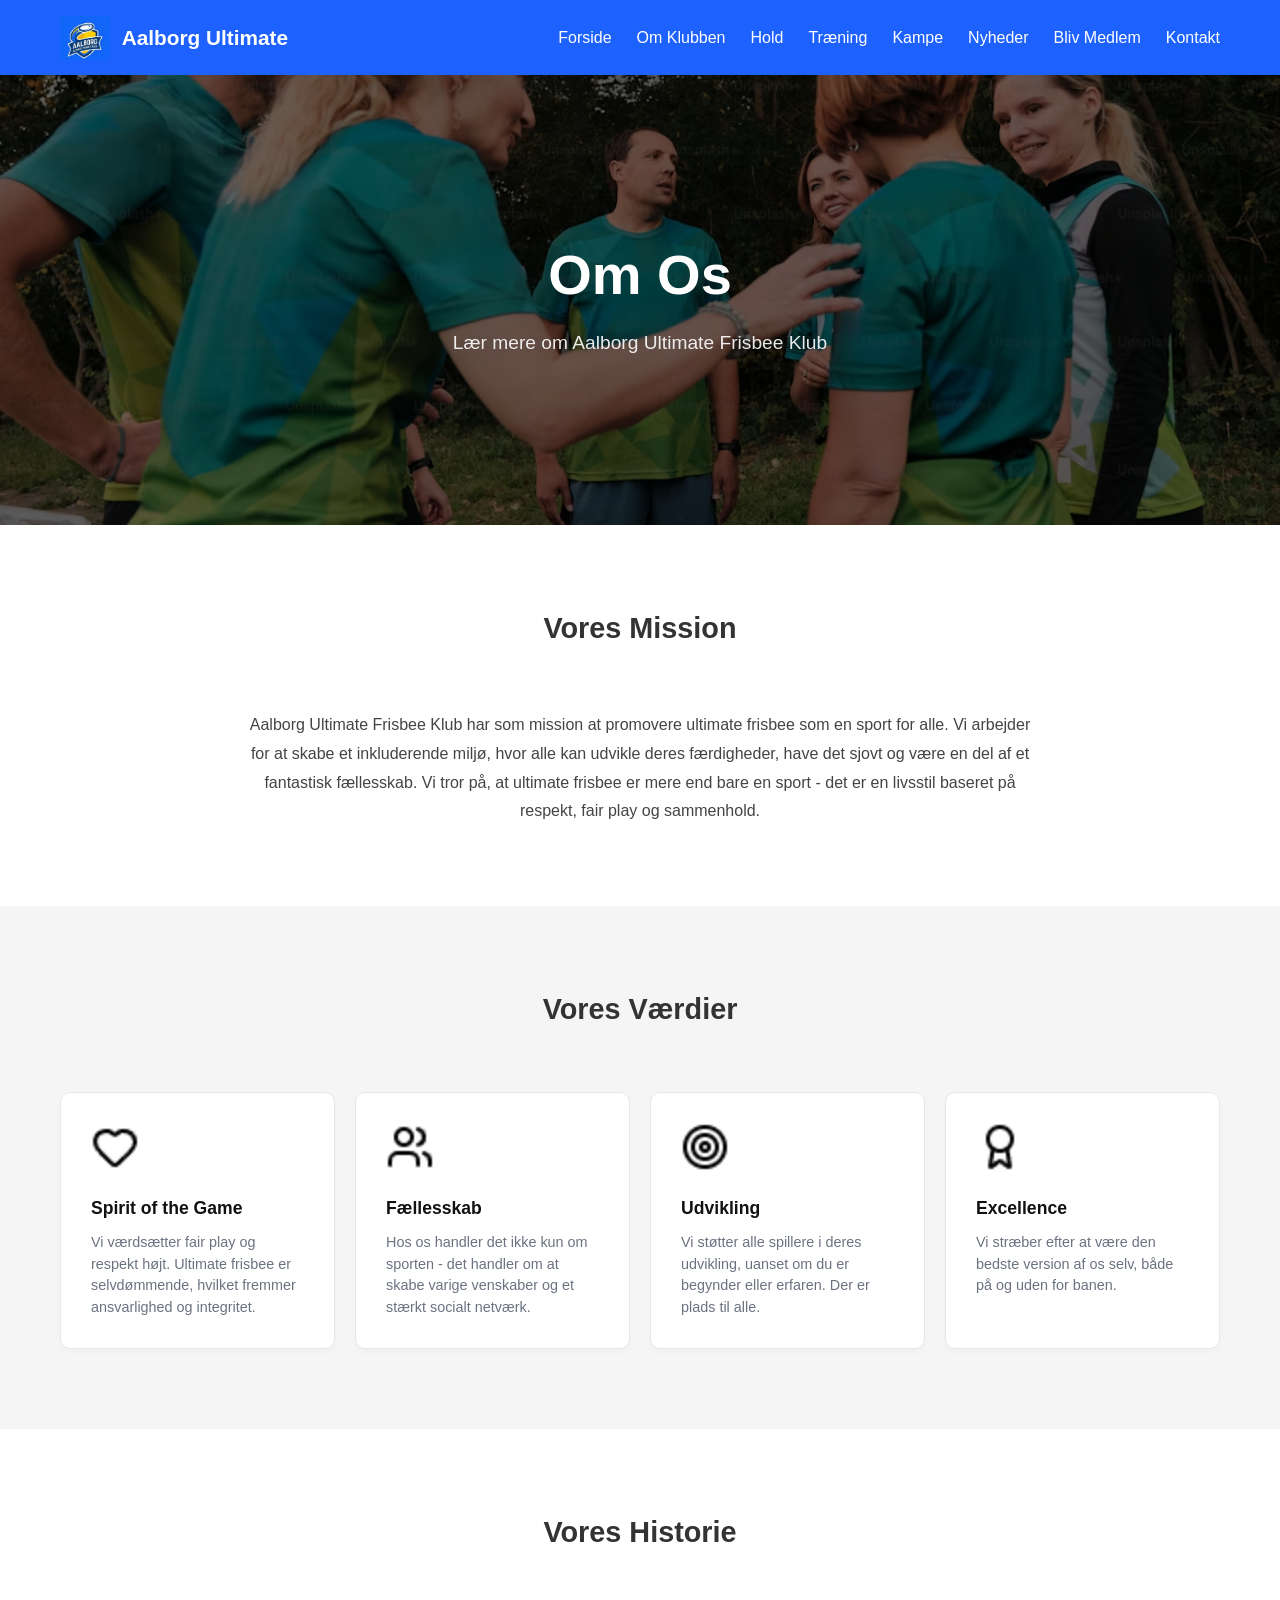
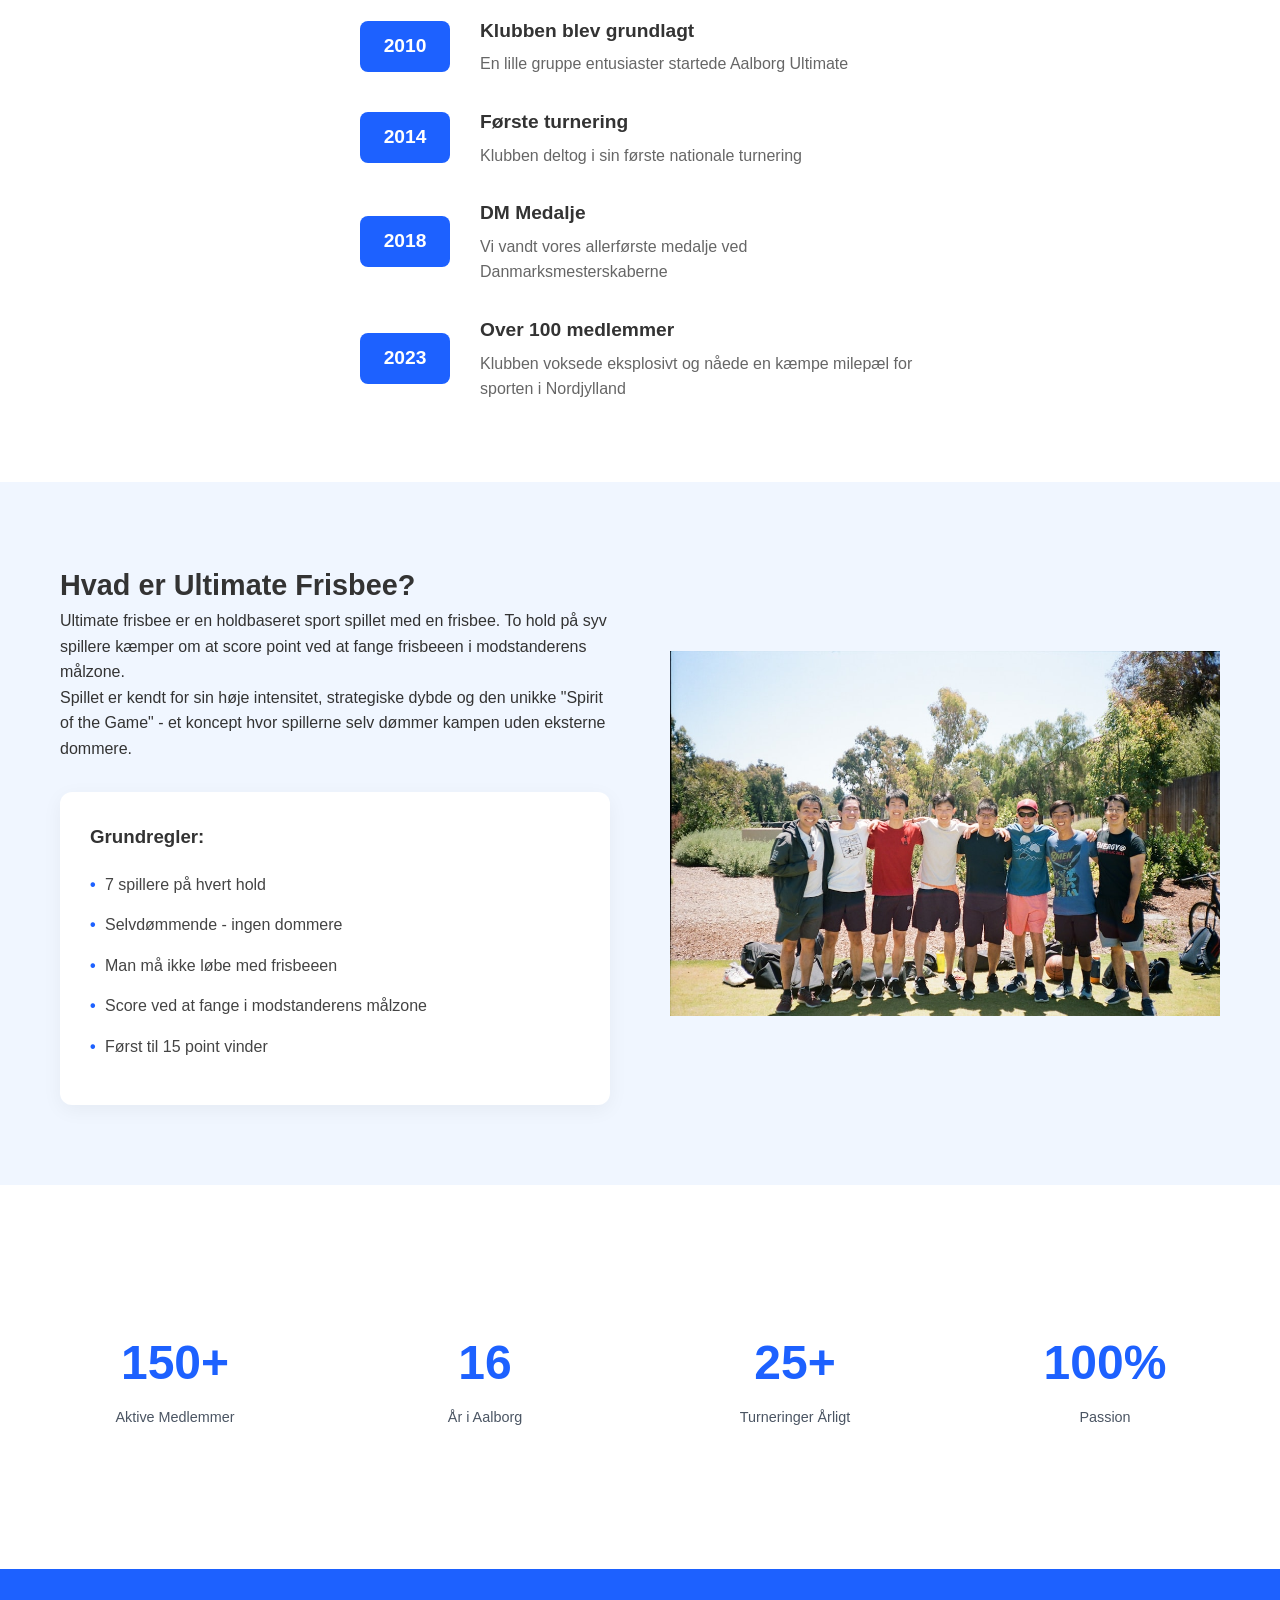
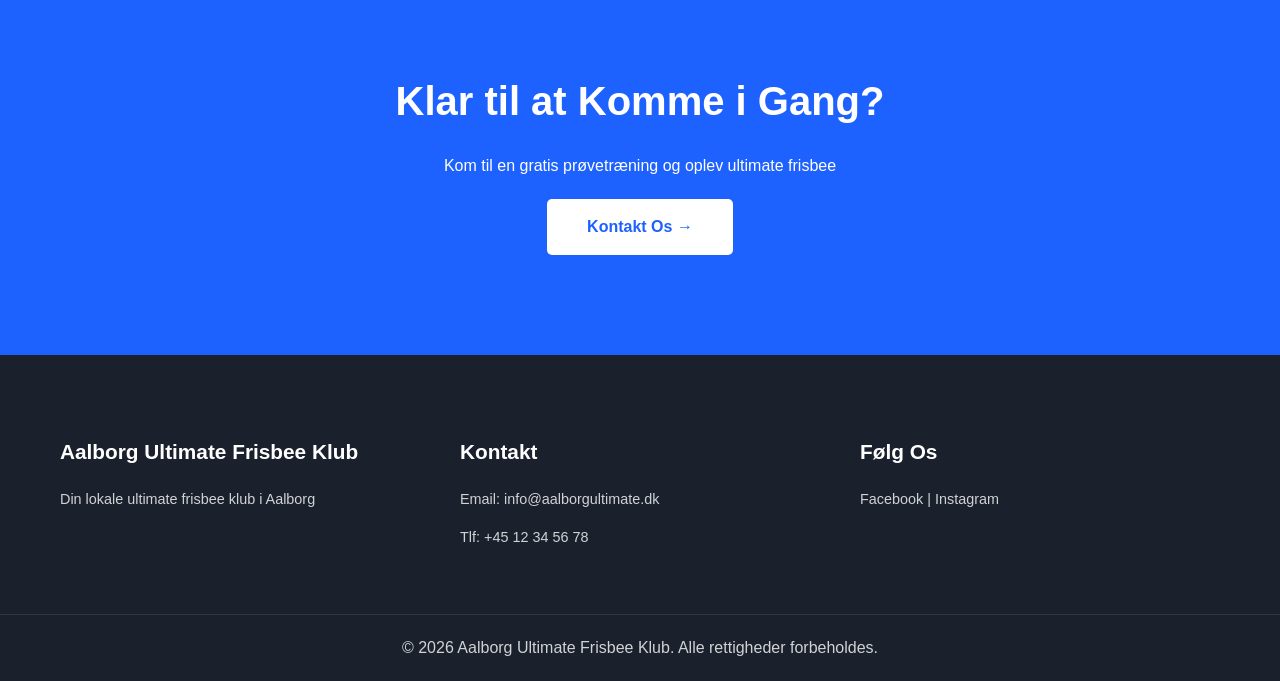
<file: Source kode/om-os.html>
<!DOCTYPE html>
<html lang="da">
<head>
    <meta charset="UTF-8">
    <meta name="viewport" content="width=device-width, initial-scale=1.0">
    <meta name="description" content="Lær mere om Aalborg Ultimate Frisbee Klub – vores mission, værdier og historie siden 2010.">
    <title>Om Os - Aalborg Ultimate Frisbee Klub</title>
    
    <link rel="stylesheet" href="https://cdnjs.cloudflare.com/ajax/libs/font-awesome/6.5.0/css/all.min.css">
    <link rel="stylesheet" href="css/layout-refactored.css">
    <link rel="stylesheet" href="css/style-refactored.css">
</head>
<body>
    <a href="#indhold" class="skip-link">Spring til indhold</a>

    <header class="main-header">
        <div class="container">
            <div class="logo">
                <img src="img/logo.png" alt="AUFK Logo">
                <span>Aalborg Ultimate</span>
            </div>
            <nav>
                <ul>
                    <li><a href="index.html">Forside</a></li>
                    <li><a href="om-os.html" aria-current="page">Om Klubben</a></li>
                    <li><a href="hold.html">Hold</a></li>
                    <li><a href="traening.html">Træning</a></li>
                    <li><a href="kampe.html">Kampe</a></li>
                    <li><a href="nyheder.html">Nyheder</a></li>
                    <li><a href="bliv-medlem.html">Bliv Medlem</a></li>
                    <li><a href="kontakt-os.html">Kontakt</a></li>
                </ul>
            </nav>
        </div>
    </header>

    <main id="indhold">
        <section class="hero hero-about">
            <div class="container hero-content">
                <h1>Om Os</h1>
                <p>Lær mere om Aalborg Ultimate Frisbee Klub</p>
            </div>
        </section>

        <section class="page-section">
            <div class="container">
                <h2 class="section-title">Vores Mission</h2>
                <p class="mission-text">
                    Aalborg Ultimate Frisbee Klub har som mission at promovere ultimate frisbee som en sport for alle. Vi arbejder for at skabe et inkluderende miljø, hvor alle kan udvikle deres færdigheder, have det sjovt og være en del af et fantastisk fællesskab. Vi tror på, at ultimate frisbee er mere end bare en sport - det er en livsstil baseret på respekt, fair play og sammenhold.
                </p>
            </div>
        </section>

        <section class="page-section bg-light">
            <div class="container">
                <h2 class="section-title">Vores Værdier</h2>
                <div class="values-grid">
                    <div class="card card--value">
                        <img src="img/heart.png" alt="Heart" class="icon">
                        <h3>Spirit of the Game</h3>
                        <p>Vi værdsætter fair play og respekt højt. Ultimate frisbee er selvdømmende, hvilket fremmer ansvarlighed og integritet.</p>
                    </div>
                    <div class="card card--value">
                        <img src="img/icon-user.png" alt="Fællesskab" class="icon">
                        <h3>Fællesskab</h3>
                        <p>Hos os handler det ikke kun om sporten - det handler om at skabe varige venskaber og et stærkt socialt netværk.</p>
                    </div>
                    <div class="card card--value">
                        <img src="img/target.png" alt="Udvikling" class="icon">
                        <h3>Udvikling</h3>
                        <p>Vi støtter alle spillere i deres udvikling, uanset om du er begynder eller erfaren. Der er plads til alle.</p>
                    </div>
                    <div class="card card--value">
                        <img src="img/award.png" alt="Excellence" class="icon">
                        <h3>Excellence</h3>
                        <p>Vi stræber efter at være den bedste version af os selv, både på og uden for banen.</p>
                    </div>
                </div>
            </div>
        </section>

        <section class="page-section">
            <div class="container history-container">
                <h2 class="section-title">Vores Historie</h2>
                <div class="timeline">
                    <div class="timeline-item">
                        <div class="timeline-year">2010</div>
                        <div class="timeline-content">
                            <h3>Klubben blev grundlagt</h3>
                            <p>En lille gruppe entusiaster startede Aalborg Ultimate</p>
                        </div>
                    </div>
                    <div class="timeline-item">
                        <div class="timeline-year">2014</div>
                        <div class="timeline-content">
                            <h3>Første turnering</h3>
                            <p>Klubben deltog i sin første nationale turnering</p>
                        </div>
                    </div>
                    <div class="timeline-item">
                        <div class="timeline-year">2018</div>
                        <div class="timeline-content">
                            <h3>DM Medalje</h3>
                            <p>Vi vandt vores allerførste medalje ved Danmarksmesterskaberne</p>
                        </div>
                    </div>
                    <div class="timeline-item">
                        <div class="timeline-year">2023</div>
                        <div class="timeline-content">
                            <h3>Over 100 medlemmer</h3>
                            <p>Klubben voksede eksplosivt og nåede en kæmpe milepæl for sporten i Nordjylland</p>
                        </div>
                    </div>
                </div>
            </div>
        </section>

        <section class="page-section bg-light-blue">
            <div class="container about-flex">
                <div class="about-text">
                    <h2>Hvad er Ultimate Frisbee?</h2>
                    <p>Ultimate frisbee er en holdbaseret sport spillet med en frisbee. To hold på syv spillere kæmper om at score point ved at fange frisbeeen i modstanderens målzone.</p>
                    <p>Spillet er kendt for sin høje intensitet, strategiske dybde og den unikke "Spirit of the Game" - et koncept hvor spillerne selv dømmer kampen uden eksterne dommere.</p>
                    
                    <div class="rules-card">
                        <h3>Grundregler:</h3>
                        <ul>
                            <li>7 spillere på hvert hold</li>
                            <li>Selvdømmende - ingen dommere</li>
                            <li>Man må ikke løbe med frisbeeen</li>
                            <li>Score ved at fange i modstanderens målzone</li>
                            <li>Først til 15 point vinder</li>
                        </ul>
                    </div>
                </div>
                <div class="about-image">
                    <img src="img/team-photo.jpg" alt="Holdbillede">
                </div>
            </div>
        </section>

        <section class="page-section">
            <div class="container stats-grid">
                <div class="stat-item">
                    <span class="stat-number">150+</span>
                    <span class="stat-label">Aktive Medlemmer</span>
                </div>
                <div class="stat-item">
                    <span class="stat-number">16</span>
                    <span class="stat-label">År i Aalborg</span>
                </div>
                <div class="stat-item">
                    <span class="stat-number">25+</span>
                    <span class="stat-label">Turneringer Årligt</span>
                </div>
                <div class="stat-item">
                    <span class="stat-number">100%</span>
                    <span class="stat-label">Passion</span>
                </div>
            </div>
        </section>
    </main>

    <section class="cta-section">
        <div class="container cta-content">
            <h2>Klar til at Komme i Gang?</h2>
            <p>Kom til en gratis prøvetræning og oplev ultimate frisbee</p>
            <a href="kontakt-os.html" class="btn btn-cta">Kontakt Os &rarr;</a>
        </div>
    </section>

    <footer class="main-footer">
        <div class="container footer-grid">
            <div class="footer-col">
                <h3>Aalborg Ultimate Frisbee Klub</h3>
                <p>Din lokale ultimate frisbee klub i Aalborg</p>
            </div>
            <div class="footer-col">
                <h3>Kontakt</h3>
                <p>Email: info@aalborgultimate.dk</p>
                <p>Tlf: +45 12 34 56 78</p>
            </div>
            <div class="footer-col">
                <h3>Følg Os</h3>
                <p><a href="#">Facebook</a> | <a href="#">Instagram</a></p>
            </div>
        </div>
        <div class="footer-bottom">
            <p>&copy; 2026 Aalborg Ultimate Frisbee Klub. Alle rettigheder forbeholdes.</p>
        </div>
    </footer>

</body>
</html>
</file>
<file: Source kode/css/layout-refactored.css>
/* ============================================
   AALBORG ULTIMATE FRISBEE KLUB - LAYOUT.CSS
   FOCUS: Flexbox, Grid, Positioning (Layout ONLY)
   Styling goes to style.css
   ============================================ */

/* --- 1. GLOBAL RESET & BOX MODEL --- */
* {
    margin: 0;
    padding: 0;
    box-sizing: border-box;
}

body {
    font-family: sans-serif;
    line-height: 1.6;
}

/* --- 2. CONTAINER - Main width constraint --- */
.container {
    max-width: 1200px;
    margin: 0 auto;
    padding: 0 20px;
}

/* --- 3. HEADER LAYOUT --- */
.main-header .container {
    display: flex;
    justify-content: space-between;
    align-items: center;
    padding: 15px 20px;
}

.logo {
    display: flex;
    align-items: center;
    gap: 12px;
}

nav ul {
    display: flex;
    gap: 25px;
    list-style: none;
}

/* --- 4. MAIN LAYOUT --- */
main {
    width: 100%;
}

/* --- 5. HERO SECTION LAYOUT --- */
.hero {
    display: flex;
    align-items: center;
    justify-content: center;
    text-align: center;
    min-height: 50vh;
    padding: 60px 0;
}

.hero-content {
    max-width: 800px;
    display: flex;
    flex-direction: column;
    align-items: center;
    gap: 20px;
}

/* Variant: Left-aligned hero content */
.hero-content.text-left {
    align-items: flex-start;
    text-align: left;
}

.hero-content.text-center {
    align-items: center;
    text-align: center;
}

/* Subpage hero (lower than main hero) */
.subpage-hero {
    min-height: 50vh;
    background-size: cover;
    background-position: center;
}

/* --- 6. PAGE SECTIONS --- */
.page-section {
    padding: 80px 0;
}

.page-content {
    padding: 80px 0;
}

/* --- 7. FEATURE GRID --- */
.feature-grid {
    display: flex;
    justify-content: center;
    align-items: stretch;
    gap: 30px;
    max-width: 1000px;
    margin: 0 auto;
    flex-wrap: wrap;
}

.feature-grid .card--feature {
    flex: 1;
    min-width: 250px;
}

/* --- 8. EVENT GRID --- */
.event-grid {
    display: flex;
    justify-content: space-between;
    gap: 20px;
    flex-wrap: wrap;
}

.event-grid .card--event {
    flex: 1;
    min-width: 250px;
}

/* --- 9. ABOUT SECTION LAYOUT --- */
.about-flex {
    display: flex;
    align-items: center;
    gap: 60px;
}

.about-text,
.about-image {
    flex: 1;
}

.about-image img {
    width: 100%;
    display: block;
}

/* --- 10. VALUES GRID --- */
.values-grid {
    display: flex;
    justify-content: space-between;
    gap: 20px;
    flex-wrap: wrap;
}

.values-grid .card--value {
    flex: 1;
    min-width: 200px;
}

/* --- 11. MISSION TEXT CENTERING --- */
.mission-text {
    max-width: 800px;
    margin: 0 auto;
    text-align: center;
}

/* --- 12. HISTORY/TIMELINE LAYOUT --- */
.history-container {
    max-width: 600px;
    margin: 0 auto;
}

.timeline {
    display: flex;
    flex-direction: column;
    gap: 30px;
}

.timeline-item {
    display: flex;
    align-items: center;
    gap: 30px;
}

/* --- 13. STATISTICS GRID --- */
.stats-grid {
    display: flex;
    justify-content: space-between;
    text-align: center;
    padding: 60px 0;
    gap: 40px;
}

.stats-grid .stat-item {
    flex: 1;
}

/* --- 14. TEAM SHOWCASE LAYOUT --- */
.team-showcase {
    display: flex;
    align-items: center;
    gap: 60px;
    margin-bottom: 80px;
}

.team-showcase.row-reverse {
    flex-direction: row-reverse;
}

.team-info,
.team-img-wrapper {
    flex: 1;
}

.team-img-wrapper img {
    width: 100%;
    display: block;
}

/* --- 15. TRAINING LAYOUT --- */
.training-grid {
    display: grid;
    grid-template-columns: 1fr 1fr;
    gap: 30px;
}

.info-cta-flex {
    display: flex;
    gap: 80px;
    align-items: center;
}

.prep-list,
.blue-cta-box {
    flex: 1;
}

.map-placeholder {
    height: 350px;
    border-radius: 12px;
    display: flex;
    flex-direction: column;
    justify-content: center;
    align-items: center;
    text-align: center;
}

/* --- 16. MATCHES/KAMPE LAYOUT --- */
.match-grid {
    display: grid;
    grid-template-columns: repeat(3, 1fr);
    gap: 25px;
}

.table-container {
    width: 100%;
    overflow-x: auto;
    margin-top: 20px;
}

table {
    width: 100%;
    border-collapse: collapse;
    background: white;
    border-radius: 8px;
    overflow: hidden;
}

/* --- 17. NEWS LAYOUT --- */
.news-grid {
    display: grid;
    grid-template-columns: repeat(3, 1fr);
    gap: 30px;
}

.news-card {
    display: flex;
    flex-direction: column;
    height: 100%;
}

.news-content {
    display: flex;
    flex-direction: column;
    flex: 1;
    padding: 25px;
}

.filter-bar {
    display: flex;
    gap: 15px;
    margin-bottom: 40px;
    flex-wrap: wrap;
}

/* --- 18. PRICING/MEMBERSHIP LAYOUT --- */
.pricing-grid {
    display: grid;
    grid-template-columns: repeat(3, 1fr);
    gap: 30px;
    max-width: 1100px;
    margin: 0 auto;
}

.steps-grid {
    display: grid;
    grid-template-columns: repeat(4, 1fr);
    gap: 20px;
    text-align: center;
}

.step-item {
    display: flex;
    flex-direction: column;
    align-items: center;
}

.form-wrapper {
    max-width: 700px;
    margin: 0 auto;
}

.form-row {
    display: flex;
    gap: 20px;
}

.form-row .form-group {
    flex: 1;
}

/* --- 19. CONTACT LAYOUT --- */
.contact-info-grid {
    display: grid;
    grid-template-columns: repeat(4, 1fr);
    gap: 20px;
}

.contact-main-grid {
    display: grid;
    grid-template-columns: 1.2fr 1fr;
    gap: 60px;
}

.contact-form-col,
.contact-sidebar-col {
    flex: 1;
}

.quick-links-grid {
    display: grid;
    grid-template-columns: repeat(3, 1fr);
    gap: 30px;
}

/* --- 20. CTA SECTION LAYOUT --- */
.cta-section {
    padding: 100px 0;
    text-align: center;
}

.cta-content {
    display: flex;
    flex-direction: column;
    align-items: center;
    gap: 20px;
}

/* --- 21. FOOTER LAYOUT --- */
.main-footer {
    padding: 80px 0 20px 0;
}

.footer-grid {
    display: flex;
    justify-content: space-between;
    gap: 40px;
    margin-bottom: 50px;
}

.footer-col {
    flex: 1;
}

.footer-bottom {
    text-align: center;
    padding-top: 20px;
    border-top: 1px solid rgba(255, 255, 255, 0.1);
}

/* --- 22. UTILITY MARGIN/PADDING CLASSES --- */
.mb-20 {
    margin-bottom: 20px;
}

.mt-20 {
    margin-top: 20px;
}

.mb-40 {
    margin-bottom: 40px;
}

.mb-60 {
    margin-bottom: 60px;
}

/* --- 23. RESPONSIVE LAYOUT --- */
@media (max-width: 1024px) {
    .feature-grid,
    .event-grid,
    .values-grid {
        flex-wrap: wrap;
    }
    
    .match-grid {
        grid-template-columns: repeat(2, 1fr);
    }
    
    .news-grid {
        grid-template-columns: repeat(2, 1fr);
    }
    
    .pricing-grid {
        grid-template-columns: repeat(2, 1fr);
    }
    
    .steps-grid {
        grid-template-columns: repeat(3, 1fr);
    }
}

@media (max-width: 768px) {
    .container {
        padding: 0 15px;
    }
    
    .main-header .container {
        flex-direction: column;
        gap: 15px;
    }
    
    nav ul {
        gap: 15px;
        flex-wrap: wrap;
    }
    
    .hero {
        min-height: 60vh;
        padding: 60px 0;
    }
    
    .about-flex,
    .team-showcase,
    .info-cta-flex {
        flex-direction: column;
        gap: 30px;
    }
    
    .contact-main-grid {
        grid-template-columns: 1fr;
        gap: 40px;
    }
    
    .contact-info-grid {
        grid-template-columns: repeat(2, 1fr);
    }
    
    .feature-grid,
    .event-grid,
    .values-grid {
        flex-direction: column;
    }
    
    .footer-grid {
        flex-direction: column;
        gap: 20px;
    }
    
    .stats-grid {
        flex-direction: column;
        gap: 20px;
    }
    
    .training-grid {
        grid-template-columns: 1fr;
    }
    
    .match-grid {
        grid-template-columns: 1fr;
    }
    
    .news-grid {
        grid-template-columns: 1fr;
    }
    
    .pricing-grid {
        grid-template-columns: 1fr;
    }
    
    .steps-grid {
        grid-template-columns: repeat(2, 1fr);
        gap: 15px;
    }
}

@media (max-width: 480px) {
    .hero {
        min-height: 50vh;
        padding: 40px 0;
    }
    
    .page-section {
        padding: 40px 0;
    }
    
    .form-row {
        flex-direction: column;
        gap: 0;
    }
    
    nav ul {
        flex-direction: column;
        gap: 10px;
    }
    
    .steps-grid {
        grid-template-columns: 1fr;
    }
    
    .contact-info-grid {
        grid-template-columns: 1fr;
    }
    
    .quick-links-grid {
        grid-template-columns: 1fr;
    }
}
</file>
<file: Source kode/css/style-refactored.css>
/* ============================================
   AALBORG ULTIMATE FRISBEE KLUB - STYLE.CSS
   REFACTORED FOR DRY & SRP
   ============================================ */

/* --- 1. DESIGN TOKENS (CSS VARIABLES) --- */
:root {
    /* Brand Colors */
    --primary-blue: #1D61FF;
    --dark-bg: #1A202C;
    
    /* Text Colors */
    --light-text: #FFFFFF;
    --dark-text: #333333;
    --heading-dark: #111111;
    --text-muted: #6B7280;
    --text-gray: #444444;
    --text-light-gray: #666666;
    
    /* Border & Dividers */
    --border-light: #E5E7EB;
    --border-gray: #EEEEEE;
    
    /* Backgrounds */
    --bg-light: #F5F5F5;
    --bg-light-blue: #F0F6FF;
    --bg-placeholder: #E5E7EB;
    --bg-white: #FFFFFF;
    
    /* Spacing Scale */
    --spacing-xs: 5px;
    --spacing-sm: 10px;
    --spacing-md: 15px;
    --spacing-lg: 20px;
    --spacing-xl: 30px;
    --spacing-2xl: 40px;
    --spacing-3xl: 60px;
    --spacing-4xl: 80px;
    --spacing-5xl: 100px;
    
    /* Border Radius */
    --radius-sm: 5px;
    --radius-md: 8px;
    --radius-lg: 10px;
    --radius-xl: 12px;
    --radius-full: 20px;
    
    /* Typography */
    --font-size-sm: 0.9rem;
    --font-size-base: 1rem;
    --font-size-lg: 1.1rem;
    --font-size-xl: 1.2rem;
    --font-size-2xl: 1.25rem;
    --font-size-3xl: 1.8rem;
    --font-size-4xl: 2.5rem;
    --font-size-5xl: 3.5rem;
    
    /* Shadows */
    --shadow-sm: 0 2px 10px rgba(0,0,0,0.1);
    --shadow-card: 0 4px 6px rgba(0,0,0,0.02);
    --shadow-card-hover: 0 10px 15px rgba(0,0,0,0.05);
    --shadow-large: 0 5px 20px rgba(0,0,0,0.05);
    --shadow-large-dark: 0 10px 30px rgba(0,0,0,0.1);
}

/* --- 2. BODY & TYPOGRAPHY --- */
body {
    background-color: var(--bg-white);
    color: var(--dark-text);
}

h2 {
    font-size: var(--font-size-3xl);
    font-weight: 700;
}

/* --- 3. HEADER --- */
.main-header {
    background-color: var(--primary-blue);
    color: var(--light-text);
    box-shadow: var(--shadow-sm);
}

.logo span {
    font-weight: bold;
    font-size: 1.3rem;
    color: var(--light-text);
}

.logo img {
    height: 45px;
    width: auto;
}

nav a {
    color: var(--light-text);
    text-decoration: none;
    font-weight: 500;
    transition: 0.3s;
}

nav a:hover,
nav a:focus {
    opacity: 0.8;
    outline: 2px solid var(--light-text);
    outline-offset: 2px;
}

/* --- 4. HERO SECTION --- */
.hero {
    background-image: linear-gradient(rgba(0,0,0,0.5), rgba(0,0,0,0.5)), url('../img/hero-frisbee.jpg');
    background-size: cover;
    background-position: center;
    color: var(--light-text);
}

/* Hero variants for different pages */
.hero-about {
    background-image: linear-gradient(rgba(0,0,0,0.6), rgba(0,0,0,0.6)), url('../img/omosforside.png');
    background-size: cover;
    background-position: center;
}

.hero-hold {
    background-image: linear-gradient(rgba(0,0,0,0.6), rgba(0,0,0,0.6)), url('../img/holdforside.png');
    background-size: cover;
    background-position: center;
}

.hero-traening {
    background-image: linear-gradient(rgba(0,0,0,0.6), rgba(0,0,0,0.6)), url('../img/traeningforside.png');
    background-size: cover;
    background-position: center;
}

.hero-kampe {
    background-image: linear-gradient(rgba(0,0,0,0.6), rgba(0,0,0,0.6)), url('../img/kampeforside.png');
    background-size: cover;
    background-position: center;
}

.hero-nyheder {
    background-image: linear-gradient(rgba(0,0,0,0.6), rgba(0,0,0,0.6)), url('../img/bane.png');
    background-size: cover;
    background-position: center;
}

.hero-medlem {
    background-image: linear-gradient(rgba(0,0,0,0.6), rgba(0,0,0,0.6)), url('../img/hold.png');
    background-size: cover;
    background-position: center;
}

.hero h1 {
    font-size: var(--font-size-5xl);
    font-weight: 800;
    line-height: 1.2;
}

.hero p {
    font-size: var(--font-size-xl);
    opacity: 0.9;
}

/* --- 5. BUTTONS --- */
.btn {
    padding: var(--spacing-md) var(--spacing-2xl);
    border-radius: var(--radius-sm);
    text-decoration: none;
    font-weight: bold;
    transition: 0.3s;
    display: inline-block;
    cursor: pointer;
    border: none;
}

.btn:focus {
    outline: 2px solid;
    outline-offset: 2px;
}

.btn-main {
    background-color: var(--primary-blue);
    color: var(--light-text);
}

.btn-main:hover {
    background-color: #0044CC;
    transform: translateY(-2px);
}

.btn-main:focus {
    outline-color: var(--light-text);
}

.btn-cta {
    background-color: var(--light-text);
    color: var(--primary-blue);
}

.btn-cta:hover {
    background-color: #F0F0F0;
}

.btn-full {
    width: 100%;
}

.link-arrow {
    color: var(--primary-blue);
    text-decoration: none;
    font-weight: 600;
    transition: 0.3s;
    display: inline-block;
}

.link-arrow:hover,
.link-arrow:focus {
    color: #0044CC;
    transform: translateX(5px);
}

/* --- 6. CARDS (BASE COMPONENT) --- */
/* Base card styling - alle kort deler denne */
.card {
    background-color: var(--bg-white);
    border: 1px solid var(--border-light);
    border-radius: var(--radius-lg);
    padding: var(--spacing-xl);
    box-shadow: var(--shadow-card);
    transition: 0.3s;
}

.card:hover {
    box-shadow: var(--shadow-card-hover);
    transform: translateY(-3px);
}

.card h3 {
    color: var(--heading-dark);
    font-size: var(--font-size-lg);
    margin-bottom: var(--spacing-sm);
}

.card p {
    color: var(--text-muted);
    font-size: var(--font-size-sm);
    line-height: 1.5;
}

.card .icon {
    width: 48px;
    height: 48px;
    margin-bottom: var(--spacing-md);
}

/* VARIANT: Feature Card - centered, used on homepage */
.card--feature {
    text-align: center;
}

/* VARIANT: Event Card - left-aligned with date */
.card--event {
    text-align: left;
}

.card--event .event-date {
    display: block;
    color: var(--primary-blue);
    font-weight: bold;
    font-size: var(--font-size-base);
    margin-bottom: var(--spacing-md);
}

/* VARIANT: Value Card - left-aligned with icon */
.card--value {
    text-align: left;
}

/* VARIANT: Stat Card - for statistics */
.card--stat {
    text-align: center;
    padding: var(--spacing-xl);
}

/* MODIFIER: Highlight with blue border */
.card--highlight {
    border-color: var(--primary-blue);
    border-width: 2px;
}

/* --- 7. CTA SECTION --- */
.cta-section {
    background-color: var(--primary-blue);
    color: var(--light-text);
}

.cta-section h2 {
    font-size: var(--font-size-4xl);
    font-weight: 700;
}

/* --- 8. FOOTER --- */
.main-footer {
    background-color: var(--dark-bg);
    color: rgba(255, 255, 255, 0.8);
}

.main-footer h3 {
    color: var(--light-text);
    margin-bottom: var(--spacing-lg);
    font-size: 1.3rem;
}

.footer-col p {
    margin-bottom: var(--spacing-md);
    font-size: var(--font-size-sm);
}

.main-footer a {
    color: rgba(255, 255, 255, 0.8);
    text-decoration: none;
    transition: 0.3s;
}

.main-footer a:hover,
.main-footer a:focus {
    color: var(--light-text);
}

/* --- 9. UTILITY CLASSES --- */
.section-title {
    text-align: center;
    font-size: var(--font-size-3xl);
    margin-bottom: var(--spacing-3xl);
    font-weight: 700;
}

.mission-text {
    font-size: var(--font-size-base);
    color: var(--text-gray);
    line-height: 1.8;
}

.bg-light {
    background-color: var(--bg-light);
}

.bg-light-blue {
    background-color: var(--bg-light-blue);
}

.text-primary {
    color: var(--primary-blue);
}

/* --- 10. SPECIALISEREDE KOMPONENTER --- */

/* Timeline styling */
.timeline-year {
    background-color: var(--primary-blue);
    color: white;
    font-size: var(--font-size-xl);
    font-weight: bold;
    padding: var(--spacing-sm) var(--spacing-lg);
    border-radius: var(--radius-md);
    min-width: 90px;
    text-align: center;
}

.timeline-content h3 {
    font-size: var(--font-size-xl);
    margin-bottom: var(--spacing-xs);
}

.timeline-content p {
    color: var(--text-light-gray);
}

/* Rules card */
.rules-card {
    background-color: var(--bg-white);
    padding: var(--spacing-xl);
    border-radius: var(--radius-xl);
    margin-top: var(--spacing-xl);
    box-shadow: var(--shadow-large);
}

.rules-card h3 {
    margin-bottom: var(--spacing-lg);
}

.rules-card ul {
    list-style-type: none;
}

.rules-card li {
    margin-bottom: var(--spacing-md);
    color: var(--text-gray);
    position: relative;
    padding-left: 15px;
}

.rules-card li::before {
    content: "•";
    color: var(--primary-blue);
    font-weight: bold;
    position: absolute;
    left: 0;
}

/* Statistics */
.stat-item {
    display: flex;
    flex-direction: column;
    align-items: center;
}

.stat-number {
    font-size: 3rem;
    font-weight: 900;
    color: var(--primary-blue);
    margin-bottom: var(--spacing-xs);
}

.stat-label {
    color: #4B5563;
    font-size: var(--font-size-sm);
    font-weight: 500;
}

/* Badges */
.badge {
    display: inline-block;
    padding: var(--spacing-xs) var(--spacing-md);
    border-radius: var(--radius-full);
    font-size: 0.75rem;
    font-weight: bold;
    text-transform: uppercase;
    margin-bottom: var(--spacing-md);
}

.badge-comp {
    background-color: #E0E7FF;
    color: var(--primary-blue);
}

.badge-beg {
    background-color: #DCFCE7;
    color: #166534;
}

.badge-u20 {
    background-color: #FEF3C7;
    color: #92400E;
}

/* Status badges (kampresultater: Sejr / Nederlag) */
.status-badge {
    display: inline-block;
    padding: var(--spacing-xs) var(--spacing-md);
    border-radius: var(--radius-full);
    font-size: 0.75rem;
    font-weight: bold;
    text-transform: uppercase;
}

.status-badge.win {
    background-color: #DCFCE7;
    color: #166534;
}

.status-badge.loss {
    background-color: #FEE2E2;
    color: #991B1B;
}

/* Training card (same as card but with specific styling) */
.training-card {
    background: var(--bg-white);
    padding: var(--spacing-xl);
    border-radius: var(--radius-xl);
    border: 1px solid var(--border-gray);
    box-shadow: var(--shadow-card);
}

.training-card--highlight {
    border: 2px solid var(--primary-blue);
}

/* Blue CTA box */
.blue-cta-box {
    background-color: var(--primary-blue);
    color: white;
    padding: var(--spacing-4xl);
    border-radius: var(--radius-xl);
    box-shadow: 0 15px 30px rgba(29, 97, 255, 0.2);
}

.blue-cta-box h2 {
    color: white;
    margin-bottom: var(--spacing-md);
}

/* Form styling */
.form-wrapper {
    max-width: 700px;
    margin: 0 auto;
    background: var(--bg-white);
    padding: var(--spacing-2xl);
    border-radius: var(--radius-xl);
    box-shadow: 0 5px 20px rgba(0,0,0,0.03);
}

/* Contact info card */
.info-card {
    text-align: center;
    padding: var(--spacing-xl);
    background-color: var(--bg-white);
    border: 1px solid var(--border-light);
    border-radius: var(--radius-lg);
    box-shadow: var(--shadow-card);
    transition: 0.3s;
}

.info-card:hover {
    box-shadow: var(--shadow-card-hover);
    transform: translateY(-3px);
}

.info-card i {
    font-size: 2rem;
    color: var(--primary-blue);
    margin-bottom: var(--spacing-lg);
}

.info-card h3 {
    font-size: var(--font-size-lg);
    margin-bottom: var(--spacing-md);
    color: var(--heading-dark);
}

.info-card p {
    color: var(--text-muted);
}

/* --- NEWS CARDS --- */
.news-card {
    display: flex;
    flex-direction: column;
    background: var(--bg-white);
    border: 1px solid var(--border-light);
    border-radius: var(--radius-xl);
    overflow: hidden;
    box-shadow: var(--shadow-card);
    transition: 0.3s;
    height: 100%;
}

.news-card:hover {
    box-shadow: var(--shadow-card-hover);
    transform: translateY(-3px);
}

.news-img {
    width: 100%;
    height: 200px;
    object-fit: cover;
    display: block;
}

.news-content {
    display: flex;
    flex-direction: column;
    flex: 1;
    padding: var(--spacing-xl);
}

.news-content h3 {
    font-size: var(--font-size-xl);
    margin-bottom: var(--spacing-md);
    color: var(--heading-dark);
}

.news-content p {
    color: var(--text-muted);
    font-size: var(--font-size-base);
    margin-bottom: var(--spacing-lg);
    flex: 1;
}

.badge-news {
    background-color: var(--primary-blue);
    color: var(--light-text);
    padding: var(--spacing-xs) var(--spacing-md);
    border-radius: var(--radius-full);
    font-size: 0.75rem;
    font-weight: bold;
    text-transform: uppercase;
    display: inline-block;
    margin-bottom: var(--spacing-md);
    width: fit-content;
}

.news-meta {
    display: flex;
    gap: var(--spacing-xl);
    font-size: var(--font-size-sm);
    color: var(--text-muted);
    margin-bottom: var(--spacing-lg);
}

.news-meta i {
    color: var(--primary-blue);
    margin-right: var(--spacing-xs);
}

.news-footer {
    border-top: 1px solid var(--border-light);
    padding-top: var(--spacing-lg);
}

.read-more {
    color: var(--primary-blue);
    text-decoration: none;
    font-weight: 600;
    transition: 0.3s;
}

.read-more:hover {
    transform: translateX(5px);
}

/* --- MATCH CARDS --- */
.match-card {
    background: var(--bg-white);
    border: 1px solid var(--border-light);
    border-radius: var(--radius-xl);
    padding: var(--spacing-xl);
    box-shadow: var(--shadow-card);
    transition: 0.3s;
}

.match-card:hover {
    box-shadow: var(--shadow-card-hover);
    transform: translateY(-3px);
}

.match-header {
    display: flex;
    justify-content: space-between;
    font-size: var(--font-size-sm);
    color: var(--primary-blue);
    font-weight: bold;
    margin-bottom: var(--spacing-lg);
}

.match-date,
.match-time {
    display: flex;
    align-items: center;
    gap: var(--spacing-xs);
}

.match-teams {
    text-align: center;
    margin-bottom: var(--spacing-lg);
}

.match-teams .team {
    font-size: var(--font-size-lg);
    font-weight: bold;
    color: var(--heading-dark);
}

.match-teams .vs {
    font-size: var(--font-size-sm);
    color: var(--text-muted);
    margin: var(--spacing-md) 0;
}

.match-footer {
    display: flex;
    justify-content: space-between;
    align-items: center;
    padding-top: var(--spacing-lg);
    border-top: 1px solid var(--border-light);
    font-size: var(--font-size-sm);
    color: var(--text-muted);
}

.match-footer i {
    color: var(--primary-blue);
    margin-right: var(--spacing-xs);
}

/* --- PRICING CARDS --- */
.pricing-card {
    background: var(--bg-white);
    border: 2px solid var(--border-light);
    border-radius: var(--radius-xl);
    padding: var(--spacing-2xl);
    text-align: center;
    position: relative;
    transition: 0.3s;
}

.pricing-card:hover {
    box-shadow: var(--shadow-large);
    transform: translateY(-5px);
}

.pricing-card h3 {
    font-size: var(--font-size-xl);
    margin-bottom: var(--spacing-md);
    color: var(--heading-dark);
}

.pricing-subtitle {
    color: var(--text-muted);
    font-size: var(--font-size-sm);
    margin-bottom: var(--spacing-lg);
}

.price {
    font-size: 2.5rem;
    font-weight: 900;
    color: var(--primary-blue);
    margin-bottom: var(--spacing-xl);
}

.price span {
    font-size: var(--font-size-base);
    font-weight: 500;
}

.feature-list {
    list-style: none;
    text-align: left;
    margin-bottom: var(--spacing-xl);
}

.feature-list li {
    padding: var(--spacing-md) 0;
    color: var(--text-gray);
    border-bottom: 1px solid var(--border-light);
    display: flex;
    align-items: center;
    gap: var(--spacing-md);
}

.feature-list i {
    color: var(--primary-blue);
    font-weight: bold;
}

.highlight-pricing {
    border-color: var(--primary-blue);
    border-width: 2px;
    transform: scale(1.05);
}

.popular-tag {
    position: absolute;
    top: -12px;
    left: 50%;
    transform: translateX(-50%);
    background-color: var(--primary-blue);
    color: var(--light-text);
    padding: var(--spacing-xs) var(--spacing-lg);
    border-radius: var(--radius-full);
    font-size: 0.75rem;
    font-weight: bold;
}

/* --- STEP ITEMS --- */
.step-item {
    display: flex;
    flex-direction: column;
    align-items: center;
    text-align: center;
}

.step-circle {
    width: 50px;
    height: 50px;
    background-color: var(--primary-blue);
    color: var(--light-text);
    border-radius: 50%;
    display: flex;
    align-items: center;
    justify-content: center;
    font-size: 1.5rem;
    font-weight: bold;
    margin-bottom: var(--spacing-lg);
}

.step-item h3 {
    font-size: var(--font-size-lg);
    margin-bottom: var(--spacing-md);
    color: var(--heading-dark);
}

.step-item p {
    color: var(--text-muted);
    font-size: var(--font-size-sm);
}

/* --- FILTER BUTTONS --- */
.filter-btn {
    padding: var(--spacing-md) var(--spacing-lg);
    background-color: var(--bg-light);
    border: 1px solid var(--border-light);
    border-radius: var(--radius-md);
    cursor: pointer;
    font-weight: 500;
    transition: 0.3s;
    color: var(--heading-dark);
}

.filter-btn:hover,
.filter-btn.active {
    background-color: var(--primary-blue);
    color: var(--light-text);
    border-color: var(--primary-blue);
}

.filter-btn:focus {
    outline: 2px solid var(--primary-blue);
    outline-offset: 2px;
}

/* --- TRAINING CARDS (on hold pages) --- */
.card-header {
    display: flex;
    justify-content: space-between;
    align-items: center;
    margin-bottom: var(--spacing-md);
}

.card-meta {
    margin-bottom: var(--spacing-lg);
    font-size: var(--font-size-sm);
    color: var(--text-gray);
    display: flex;
    flex-direction: column;
    gap: var(--spacing-xs);
}

.card-meta i {
    color: var(--primary-blue);
    margin-right: var(--spacing-xs);
}

/* Prep list styling */
.prep-list ul {
    list-style: none;
    margin-top: var(--spacing-2xl);
}

.prep-list li {
    margin-bottom: var(--spacing-lg);
    font-size: var(--font-size-lg);
    display: flex;
    align-items: center;
    gap: var(--spacing-lg);
    color: var(--text-gray);
}

.prep-list i {
    color: var(--primary-blue);
    font-size: 1.4rem;
}

.training-times {
    margin-top: var(--spacing-lg);
    padding-top: var(--spacing-md);
    border-top: 1px solid var(--border-gray);
}

.training-times strong {
    display: block;
    color: var(--heading-dark);
    margin-bottom: var(--spacing-xs);
}

/* --- FORM ELEMENTS --- */
.form-group {
    margin-bottom: var(--spacing-lg);
}

.form-group label {
    display: block;
    margin-bottom: var(--spacing-sm);
    font-weight: 500;
    color: var(--heading-dark);
}

.form-group input,
.form-group select,
.form-group textarea {
    width: 100%;
    padding: var(--spacing-md);
    border: 1px solid var(--border-light);
    border-radius: var(--radius-md);
    font-size: var(--font-size-base);
    font-family: inherit;
    color: var(--heading-dark);
}

.form-group input::placeholder,
.form-group textarea::placeholder {
    color: var(--text-muted);
}

.form-group textarea {
    resize: vertical;
    min-height: 120px;
}

.form-group input:focus,
.form-group select:focus,
.form-group textarea:focus {
    outline: 2px solid var(--primary-blue);
    outline-offset: 2px;
    border-color: var(--primary-blue);
}

/* --- MISC --- */
.contact-mini {
    margin-top: var(--spacing-xl);
    padding-top: var(--spacing-lg);
    border-top: 1px solid rgba(255, 255, 255, 0.2);
}

.map-placeholder {
    background-color: var(--bg-placeholder);
    border-radius: var(--radius-xl);
}

.map-placeholder i {
    font-size: 3rem;
    color: #9CA3AF;
    margin-bottom: var(--spacing-lg);
}

.team-info h2 {
    font-size: 2rem;
    margin-bottom: var(--spacing-md);
}

.stat-number-small {
    display: block;
    font-size: 1.25rem;
    font-weight: bold;
    margin: var(--spacing-lg) 0 var(--spacing-xs) 0;
    color: var(--heading-dark);
}

/* --- TABELLER (resultater & stilling på kampe-siden) --- */
th,
td {
    padding: var(--spacing-md) var(--spacing-lg);
    text-align: left;
}

th {
    background-color: var(--bg-light);
    color: var(--heading-dark);
    font-size: var(--font-size-sm);
    font-weight: 700;
}

td {
    border-top: 1px solid var(--border-light);
    color: var(--text-gray);
}

/* Fremhævet række (Aalborg på 1. pladsen) */
.highlight-row {
    background-color: var(--bg-light-blue);
}

.highlight-row td {
    color: var(--primary-blue);
    font-weight: bold;
}

/* --- BESTYRELSE (kontakt-siden) --- */
.board-section {
    margin-top: var(--spacing-2xl);
}

.board-section h3 {
    margin-bottom: var(--spacing-lg);
    color: var(--heading-dark);
}

.board-member {
    padding: var(--spacing-md) 0;
    border-bottom: 1px solid var(--border-light);
}

.board-member h4 {
    color: var(--heading-dark);
    font-size: var(--font-size-base);
}

.board-member span {
    display: block;
    color: var(--text-muted);
    font-size: var(--font-size-sm);
    margin-bottom: var(--spacing-xs);
}

.board-member a {
    color: var(--primary-blue);
    text-decoration: none;
    font-size: var(--font-size-sm);
}

.board-member a:hover {
    text-decoration: underline;
}

/* Mindre kort-placeholder (kontakt-siden) */
.map-small {
    height: 220px;
    padding: var(--spacing-lg);
}

/* --- CHECKBOX-RÆKKE (medlemsformular) --- */
.form-checkbox {
    display: flex;
    align-items: center;
    gap: var(--spacing-sm);
    margin-bottom: var(--spacing-lg);
}

.form-checkbox input {
    width: auto;
}

.form-checkbox label {
    font-weight: 500;
    color: var(--heading-dark);
}

/* Blå kant-variant til træningskort */
.border-blue {
    border-color: var(--primary-blue);
}

/* --- 11. ACCESSIBILITY IMPROVEMENTS --- */
/* Focus states for keyboard navigation */
:focus-visible {
    outline: 2px solid var(--primary-blue);
    outline-offset: 2px;
}

/* Skip link for accessibility */
.skip-link {
    position: absolute;
    top: -40px;
    left: 0;
    background: var(--primary-blue);
    color: var(--light-text);
    padding: var(--spacing-md);
    text-decoration: none;
    z-index: 100;
}

.skip-link:focus {
    top: 0;
}

/* --- 12. RESPONSIVE TYPOGRAPHY --- */
@media (max-width: 768px) {
    .hero h1 {
        font-size: var(--font-size-4xl);
    }
    
    h2 {
        font-size: var(--font-size-2xl);
    }
    
    .section-title {
        font-size: var(--font-size-2xl);
        margin-bottom: var(--spacing-2xl);
    }
    
    .stat-number {
        font-size: 2rem;
    }
}

@media (max-width: 480px) {
    .hero h1 {
        font-size: var(--font-size-3xl);
    }
    
    .btn {
        padding: var(--spacing-md) var(--spacing-lg);
        font-size: var(--font-size-sm);
    }
    
    .card {
        padding: var(--spacing-lg);
    }
}
</file>
